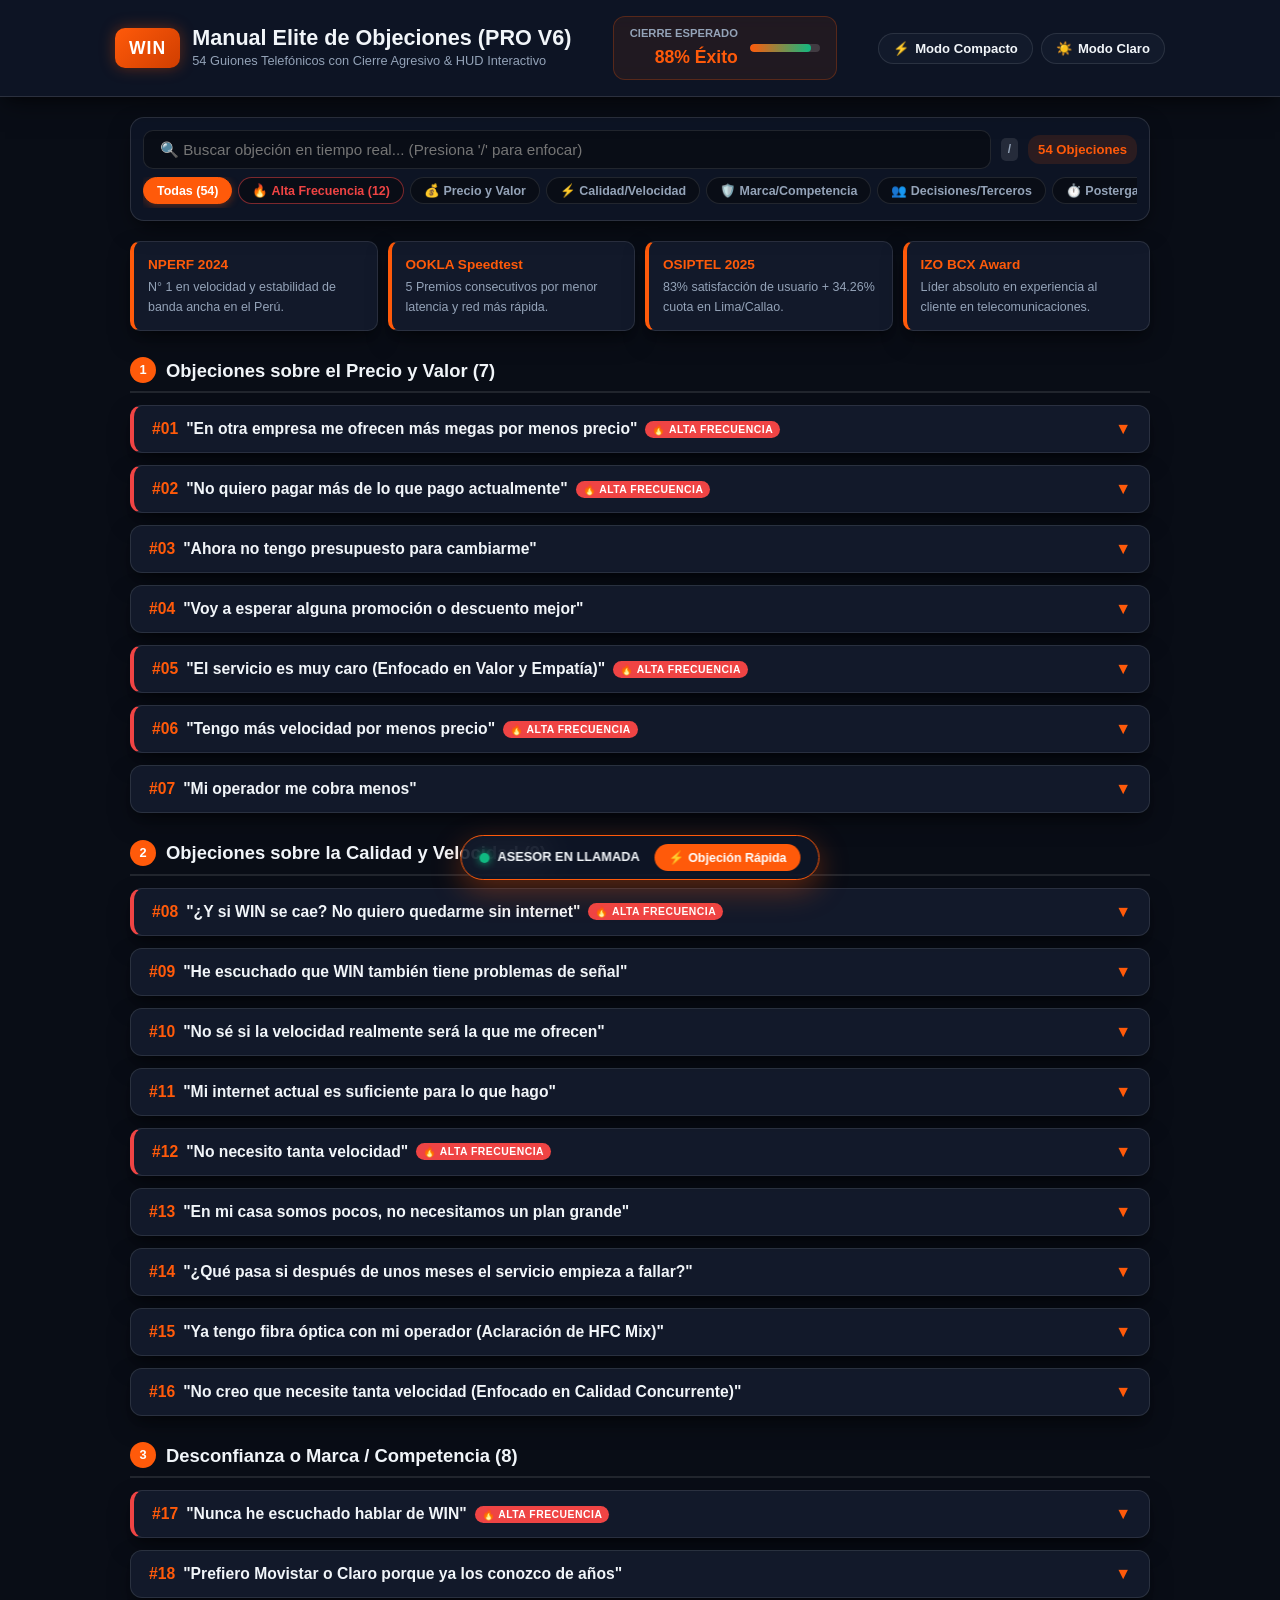
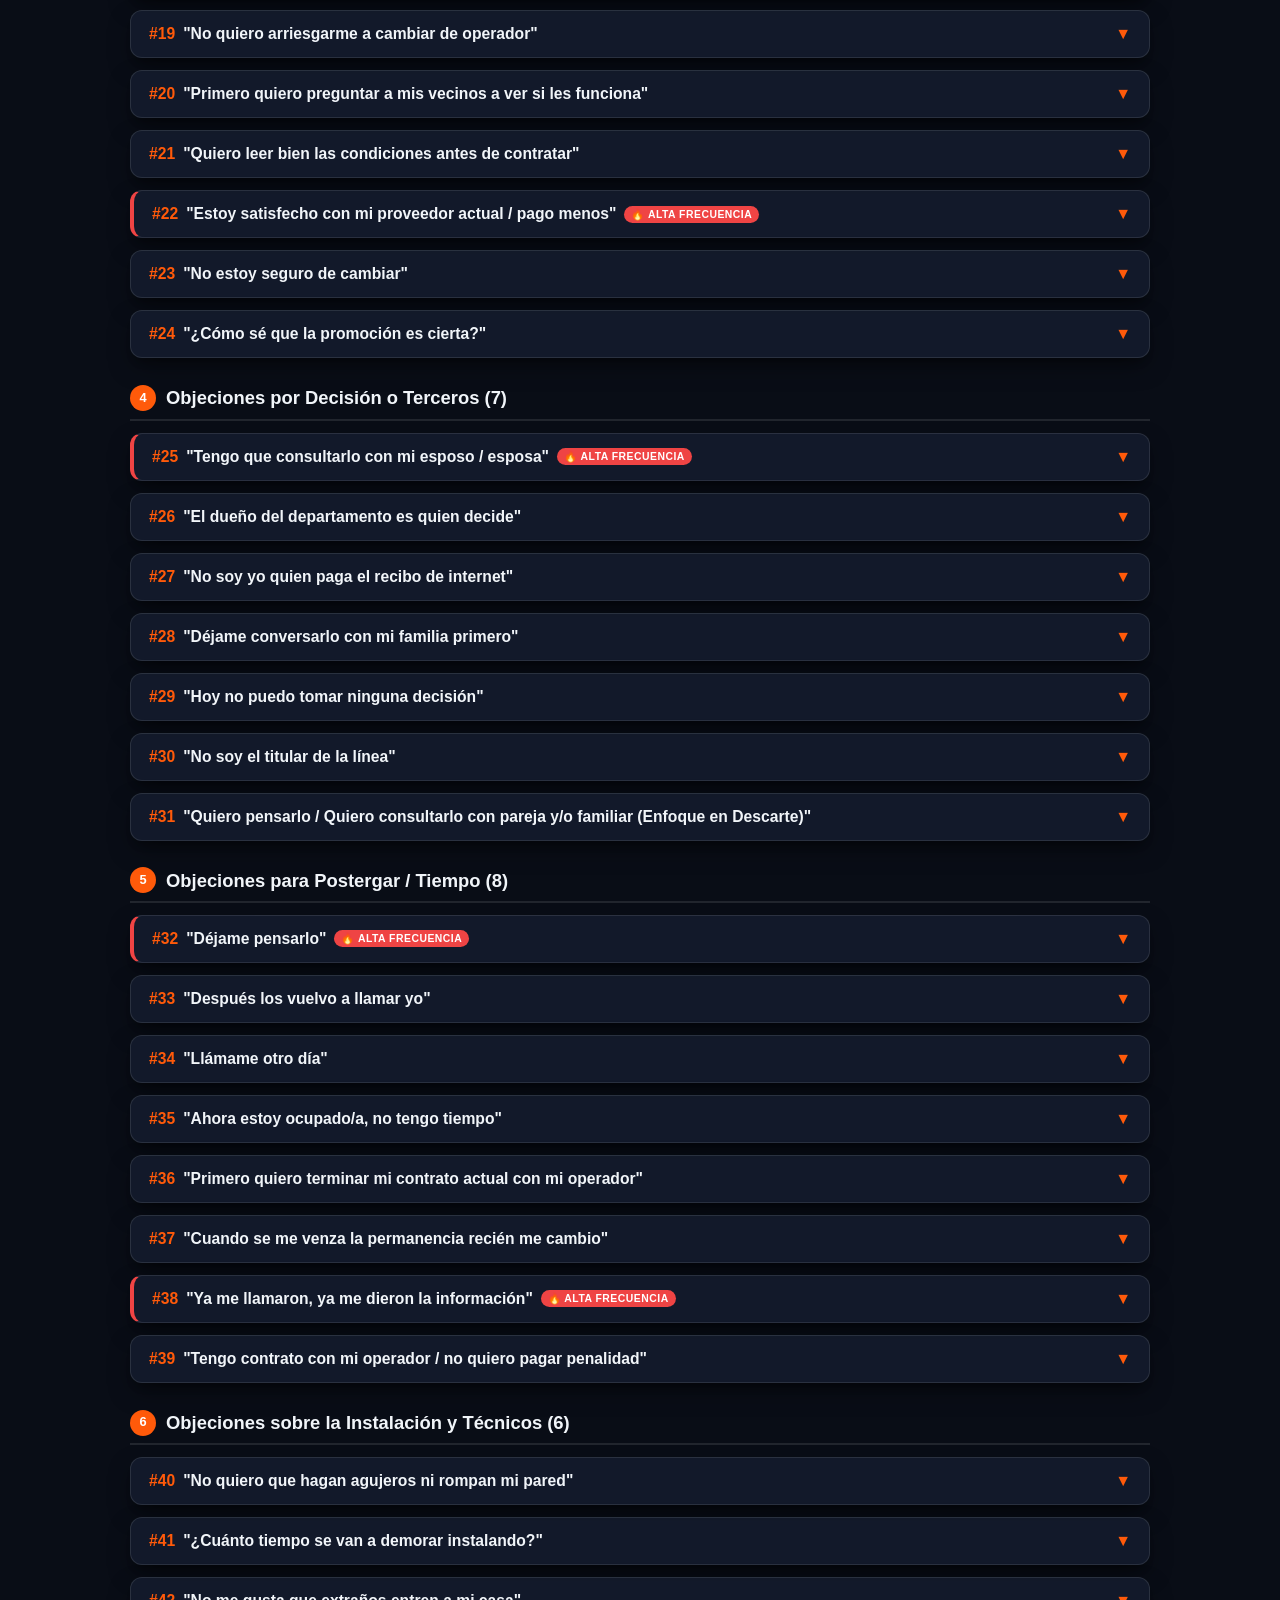
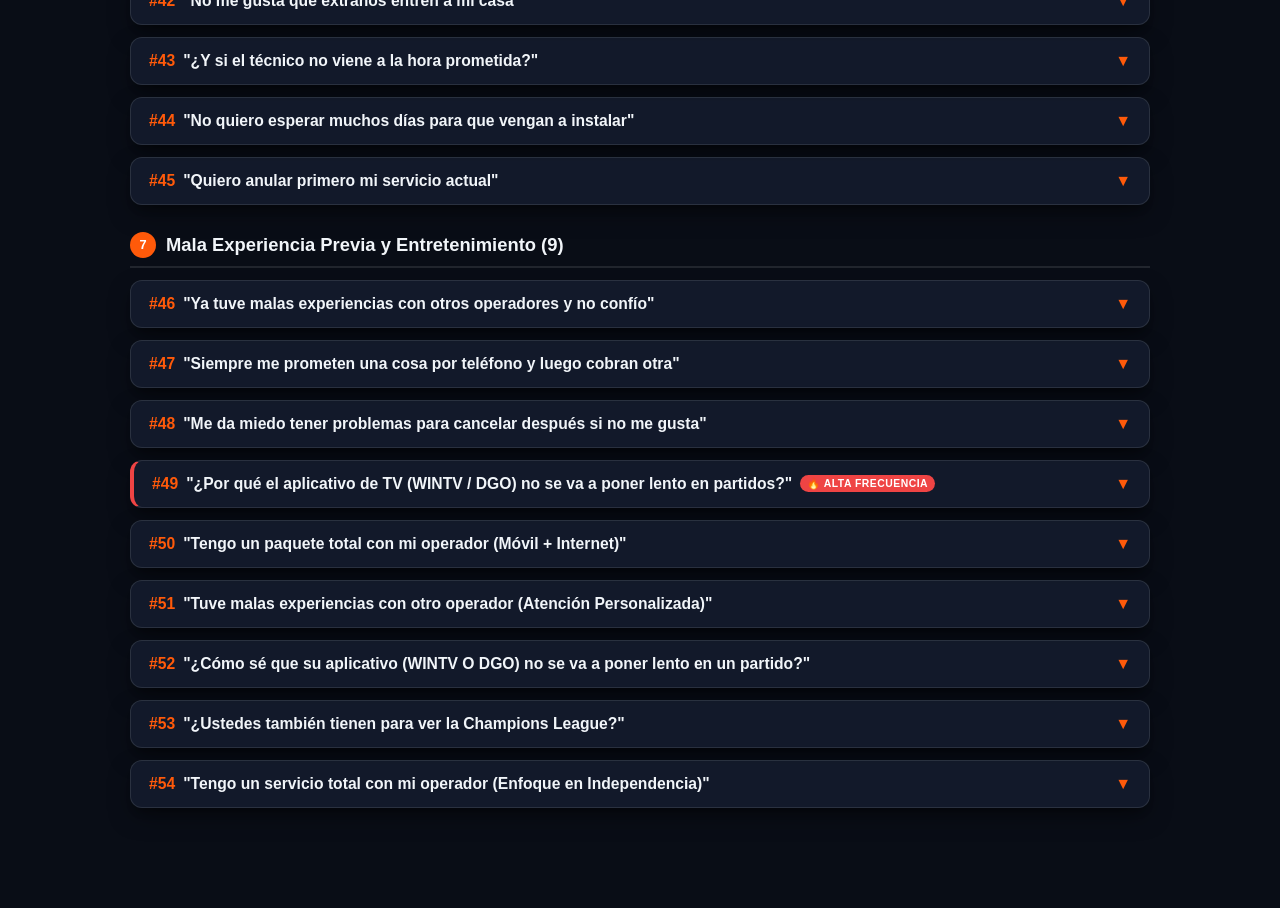
<file: index.html.html>
<!DOCTYPE html>
<html lang="es" data-theme="dark">
<head>
    <meta charset="UTF-8">
    <meta name="viewport" content="width=device-width, initial-scale=1.0">
    <title>WIN Telecom - Manual Elite de Objeciones (PRO V6 - 54 Guiones)</title>
    <style>
        :root {
            --primary: #FF5A0A;
            --primary-glow: rgba(255, 90, 10, 0.35);
            --primary-hover: #E04B00;
            --bg: #090D16;
            --card-bg: rgba(21, 29, 46, 0.85);
            --card-border: rgba(255, 255, 255, 0.1);
            --text-main: #F1F5F9;
            --text-muted: #94A3B8;
            --glass: rgba(15, 23, 42, 0.75);
            --glass-border: rgba(255, 255, 255, 0.12);
            
            --tech-bg: rgba(37, 99, 235, 0.15);
            --tech-border: #3B82F6;
            --tech-text: #93C5FD;
            
            --resp-bg: rgba(16, 185, 129, 0.12);
            --resp-border: #10B981;
            --resp-text: #A7F3D0;
            
            --close-bg: linear-gradient(135deg, rgba(255, 90, 10, 0.25) 0%, rgba(180, 40, 0, 0.35) 100%);
            --close-border: #FF5A0A;
            --close-text: #FFEDD5;
            
            --hot-badge: #EF4444;
            --highlight: #F59E0B;
            --shadow: 0 10px 25px -5px rgba(0, 0, 0, 0.5), 0 8px 10px -6px rgba(0, 0, 0, 0.3);
        }

        [data-theme="light"] {
            --bg: #F1F5F9;
            --card-bg: #FFFFFF;
            --card-border: #E2E8F0;
            --text-main: #0F172A;
            --text-muted: #64748B;
            --glass: rgba(255, 255, 255, 0.85);
            --glass-border: rgba(0, 0, 0, 0.08);
            
            --tech-bg: #EFF6FF;
            --tech-border: #2563EB;
            --tech-text: #1E40AF;
            
            --resp-bg: #ECFDF5;
            --resp-border: #059669;
            --resp-text: #065F46;
            
            --close-bg: linear-gradient(135deg, #FFF5F0 0%, #FFECE3 100%);
            --close-border: #FF5A0A;
            --close-text: #832700;
            
            --shadow: 0 10px 15px -3px rgba(0, 0, 0, 0.08), 0 4px 6px -4px rgba(0, 0, 0, 0.04);
        }

        * {
            box-sizing: border-box;
            margin: 0;
            padding: 0;
            font-family: -apple-system, BlinkMacSystemFont, "Segoe UI", Roboto, Helvetica, Arial, sans-serif;
            transition: background 0.25s ease, color 0.2s ease, border-color 0.2s ease, transform 0.2s ease;
        }

        body {
            background-color: var(--bg);
            color: var(--text-main);
            line-height: 1.6;
            padding-bottom: 80px;
        }

        header {
            background: var(--glass);
            backdrop-filter: blur(16px);
            -webkit-backdrop-filter: blur(16px);
            border-bottom: 1px solid var(--glass-border);
            position: sticky;
            top: 0;
            z-index: 1000;
            box-shadow: var(--shadow);
            padding: 16px 20px;
        }

        .header-content {
            max-width: 1050px;
            margin: 0 auto;
            display: flex;
            flex-wrap: wrap;
            justify-content: space-between;
            align-items: center;
            gap: 15px;
        }

        .logo-title-area {
            display: flex;
            align-items: center;
            gap: 12px;
        }

        .win-logo-badge {
            background: linear-gradient(135deg, var(--primary) 0%, #D03E00 100%);
            color: white;
            font-weight: 900;
            font-size: 1.1rem;
            padding: 6px 14px;
            border-radius: 10px;
            letter-spacing: 1px;
            box-shadow: 0 0 15px var(--primary-glow);
        }

        .title-text h1 {
            font-size: 1.35rem;
            font-weight: 800;
            line-height: 1.2;
        }

        .title-text p {
            font-size: 0.8rem;
            color: var(--text-muted);
        }

        .kpi-container {
            display: flex;
            align-items: center;
            gap: 12px;
            background: rgba(255, 90, 10, 0.08);
            border: 1px solid rgba(255, 90, 10, 0.25);
            padding: 8px 16px;
            border-radius: 12px;
        }

        .kpi-info { text-align: right; }
        .kpi-label { font-size: 0.7rem; font-weight: 700; color: var(--text-muted); text-transform: uppercase; }
        .kpi-val { font-size: 1.1rem; font-weight: 900; color: var(--primary); }

        .kpi-bar-outer {
            width: 70px;
            height: 8px;
            background: rgba(255, 255, 255, 0.15);
            border-radius: 4px;
            overflow: hidden;
        }

        .kpi-bar-inner {
            width: 88%;
            height: 100%;
            background: linear-gradient(90deg, #FF5A0A 0%, #10B981 100%);
            border-radius: 4px;
        }

        .header-actions { display: flex; gap: 8px; }

        .btn-ctrl {
            background: var(--card-bg);
            color: var(--text-main);
            border: 1px solid var(--card-border);
            padding: 7px 14px;
            border-radius: 20px;
            cursor: pointer;
            font-weight: 600;
            font-size: 0.82rem;
            display: inline-flex;
            align-items: center;
            gap: 6px;
        }

        .btn-ctrl:hover {
            border-color: var(--primary);
            color: var(--primary);
            transform: translateY(-1px);
        }

        .container {
            max-width: 1050px;
            margin: 20px auto;
            padding: 0 15px;
        }

        .search-hud {
            position: sticky;
            top: 75px;
            z-index: 900;
            background: var(--glass);
            backdrop-filter: blur(12px);
            -webkit-backdrop-filter: blur(12px);
            padding: 12px;
            border-radius: 14px;
            border: 1px solid var(--glass-border);
            box-shadow: var(--shadow);
            margin-bottom: 20px;
        }

        .search-row {
            display: flex;
            gap: 10px;
            align-items: center;
            margin-bottom: 8px;
        }

        .search-bar {
            width: 100%;
            padding: 10px 16px;
            background: var(--bg);
            color: var(--text-main);
            border: 1px solid var(--card-border);
            border-radius: 10px;
            font-size: 0.95rem;
            outline: none;
        }

        .search-bar:focus {
            border-color: var(--primary);
            box-shadow: 0 0 10px var(--primary-glow);
        }

        .kbd-tag {
            background: var(--card-border);
            color: var(--text-muted);
            font-size: 0.75rem;
            padding: 2px 7px;
            border-radius: 5px;
            font-weight: 800;
        }

        .count-pill {
            font-size: 0.82rem;
            color: var(--primary);
            white-space: nowrap;
            font-weight: 800;
            background: rgba(255, 90, 10, 0.12);
            padding: 4px 10px;
            border-radius: 12px;
        }

        .chips-row {
            display: flex;
            gap: 6px;
            overflow-x: auto;
            padding-bottom: 4px;
        }

        .chip {
            background: var(--bg);
            color: var(--text-muted);
            border: 1px solid var(--card-border);
            padding: 5px 13px;
            border-radius: 20px;
            font-size: 0.78rem;
            font-weight: 700;
            cursor: pointer;
            white-space: nowrap;
        }

        .chip:hover, .chip.active {
            background: var(--primary);
            color: white;
            border-color: var(--primary);
            box-shadow: 0 2px 8px var(--primary-glow);
        }

        .chip-hot {
            border-color: rgba(239, 68, 68, 0.5);
            color: #EF4444;
        }

        .chip-hot:hover, .chip-hot.active {
            background: #EF4444;
            color: white;
            border-color: #EF4444;
        }

        .proof-grid {
            display: grid;
            grid-template-columns: repeat(auto-fit, minmax(220px, 1fr));
            gap: 10px;
            margin-bottom: 22px;
        }

        .proof-card {
            background: var(--card-bg);
            padding: 12px 14px;
            border-radius: 10px;
            border: 1px solid var(--card-border);
            border-left: 4px solid var(--primary);
            box-shadow: var(--shadow);
        }

        .proof-card h4 {
            color: var(--primary);
            font-size: 0.85rem;
            font-weight: 800;
            margin-bottom: 2px;
        }

        .proof-card p {
            font-size: 0.78rem;
            color: var(--text-muted);
        }

        .category-title {
            font-size: 1.15rem;
            color: var(--text-main);
            margin: 25px 0 12px 0;
            padding-bottom: 6px;
            border-bottom: 2px solid var(--card-border);
            display: flex;
            align-items: center;
            gap: 10px;
            font-weight: 800;
        }

        .category-title span {
            background: var(--primary);
            color: white;
            width: 26px;
            height: 26px;
            border-radius: 50%;
            display: inline-flex;
            align-items: center;
            justify-content: center;
            font-size: 0.8rem;
            font-weight: 900;
        }

        .objection-item {
            background: var(--card-bg);
            border-radius: 12px;
            margin-bottom: 12px;
            border: 1px solid var(--card-border);
            box-shadow: var(--shadow);
            overflow: hidden;
            position: relative;
        }

        .objection-item.is-hot {
            border-left: 4px solid var(--hot-badge);
        }

        .objection-btn {
            width: 100%;
            background: transparent;
            color: var(--text-main);
            padding: 14px 18px;
            border: none;
            outline: none;
            text-align: left;
            font-size: 0.98rem;
            font-weight: 700;
            cursor: pointer;
            display: flex;
            justify-content: space-between;
            align-items: center;
            gap: 10px;
        }

        .objection-btn:hover {
            background: rgba(255, 90, 10, 0.05);
        }

        .obj-title-text {
            display: flex;
            align-items: center;
            gap: 8px;
            flex-wrap: wrap;
        }

        .num { color: var(--primary); font-weight: 900; }

        .badge-hot {
            background: #EF4444;
            color: white;
            font-size: 0.65rem;
            font-weight: 900;
            padding: 2px 7px;
            border-radius: 10px;
            text-transform: uppercase;
            letter-spacing: 0.5px;
        }

        .chevron {
            font-size: 1rem;
            color: var(--primary);
            pointer-events: none;
        }

        .objection-item.active .chevron {
            transform: rotate(180deg);
        }

        .objection-content {
            display: none;
            background: var(--bg);
            border-top: 1px solid var(--card-border);
            padding: 18px;
        }

        .objection-item.active .objection-content {
            display: block;
        }

        .sec-header {
            display: flex;
            justify-content: space-between;
            align-items: center;
            margin-bottom: 5px;
        }

        .sec-label {
            font-size: 0.72rem;
            font-weight: 900;
            text-transform: uppercase;
            letter-spacing: 0.8px;
        }

        .label-tech { color: var(--tech-border); }
        .label-resp { color: var(--resp-border); }
        .label-close { color: var(--primary); }

        .btn-copy {
            background: var(--card-bg);
            color: var(--text-muted);
            border: 1px solid var(--card-border);
            padding: 3px 10px;
            border-radius: 6px;
            font-size: 0.72rem;
            font-weight: 700;
            cursor: pointer;
            display: inline-flex;
            align-items: center;
            gap: 4px;
        }

        .btn-copy:hover {
            border-color: var(--primary);
            color: var(--primary);
        }

        .btn-copy.copied {
            background: #10B981 !important;
            color: white !important;
            border-color: #10B981 !important;
            transform: scale(1.05);
            box-shadow: 0 0 10px rgba(16, 185, 129, 0.5);
        }

        .block-box {
            padding: 12px 16px;
            border-radius: 10px;
            border-left: 4px solid;
            margin-bottom: 12px;
            font-size: 0.92rem;
            position: relative;
        }

        .block-tech {
            border-left-color: var(--tech-border);
            background: var(--tech-bg);
            color: var(--tech-text);
        }

        .block-resp {
            border-left-color: var(--resp-border);
            background: var(--resp-bg);
            color: var(--resp-text);
        }

        .block-close {
            border-left-color: var(--close-border);
            background: var(--close-bg);
            color: var(--close-text);
            font-weight: 700;
            box-shadow: 0 4px 12px rgba(255, 90, 10, 0.12);
        }

        .proof-tag {
            display: inline-block;
            background: rgba(3, 105, 161, 0.2);
            color: #38BDF8;
            font-size: 0.72rem;
            padding: 2px 8px;
            border-radius: 5px;
            font-weight: 700;
            margin-top: 6px;
        }

        mark {
            background-color: var(--highlight);
            color: #000;
            padding: 0 3px;
            border-radius: 3px;
            font-weight: bold;
        }

        .floating-hud {
            position: fixed;
            bottom: 20px;
            left: 50%;
            transform: translateX(-50%);
            background: var(--glass);
            backdrop-filter: blur(16px);
            -webkit-backdrop-filter: blur(16px);
            border: 1px solid var(--primary);
            box-shadow: 0 10px 30px var(--primary-glow);
            padding: 8px 18px;
            border-radius: 30px;
            display: flex;
            align-items: center;
            gap: 15px;
            z-index: 2000;
        }

        .hud-status {
            display: flex;
            align-items: center;
            gap: 8px;
            font-size: 0.8rem;
            font-weight: 800;
            color: var(--text-main);
        }

        .dot-live {
            width: 10px;
            height: 10px;
            background: #10B981;
            border-radius: 50%;
            box-shadow: 0 0 8px #10B981;
        }

        .btn-hud {
            background: var(--primary);
            color: white;
            border: none;
            padding: 6px 14px;
            border-radius: 20px;
            font-size: 0.78rem;
            font-weight: 800;
            cursor: pointer;
        }

        .btn-hud:hover {
            background: var(--primary-hover);
        }

        body.mode-compact .container { max-width: 1200px; }
        body.mode-compact .objection-btn { padding: 8px 12px; font-size: 0.9rem; }
        body.mode-compact .block-box { padding: 8px 12px; font-size: 0.85rem; margin-bottom: 8px; }
        body.mode-compact .proof-grid { display: none; }

        .hud-modal {
            display: none;
            position: fixed;
            top: 0; left: 0; width: 100%; height: 100%;
            background: rgba(0,0,0,0.85);
            backdrop-filter: blur(10px);
            z-index: 3000;
            justify-content: center;
            align-items: center;
            padding: 20px;
        }

        .hud-modal-card {
            background: var(--card-bg);
            border: 2px solid var(--primary);
            border-radius: 16px;
            max-width: 650px;
            width: 100%;
            padding: 24px;
            box-shadow: 0 0 30px var(--primary-glow);
            position: relative;
        }

        .hud-modal-close {
            position: absolute;
            top: 15px;
            right: 18px;
            font-size: 1.4rem;
            cursor: pointer;
            color: var(--text-muted);
        }

        .no-results {
            text-align: center;
            padding: 50px;
            color: var(--text-muted);
            display: none;
            font-size: 1.1rem;
        }

        .toast {
            position: fixed;
            bottom: 25px;
            right: 25px;
            background: #10B981;
            color: white;
            padding: 12px 20px;
            border-radius: 10px;
            font-weight: 800;
            font-size: 0.88rem;
            box-shadow: 0 10px 20px rgba(0,0,0,0.3);
            opacity: 0;
            transform: translateY(20px);
            transition: all 0.3s ease;
            z-index: 4000;
            pointer-events: none;
        }

        .toast.show { opacity: 1; transform: translateY(0); }

        @media (max-width: 640px) {
            .title-text h1 { font-size: 1.1rem; }
            .kpi-container { display: none; }
            .search-hud { top: 70px; }
            .floating-hud { width: 90%; justify-content: space-between; }
        }
    </style>
</head>
<body>

    <header>
        <div class="header-content">
            <div class="logo-title-area">
                <div class="win-logo-badge">WIN</div>
                <div class="title-text">
                    <h1>Manual Elite de Objeciones (PRO V6)</h1>
                    <p>54 Guiones Telefónicos con Cierre Agresivo & HUD Interactivo</p>
                </div>
            </div>

            <div class="kpi-container">
                <div class="kpi-info">
                    <div class="kpi-label">Cierre Esperado</div>
                    <div class="kpi-val">88% Éxito</div>
                </div>
                <div class="kpi-bar-outer">
                    <div class="kpi-bar-inner"></div>
                </div>
            </div>

            <div class="header-actions">
                <button class="btn-ctrl" onclick="toggleCompactMode()">
                    <span id="compactIcon">⚡</span> <span id="compactText">Modo Compacto</span>
                </button>
                <button class="btn-ctrl" onclick="toggleTheme()">
                    <span id="themeIcon">☀️</span> <span id="themeText">Modo Claro</span>
                </button>
            </div>
        </div>
    </header>

    <div class="container">

        <div class="search-hud">
            <div class="search-row">
                <input type="text" id="searchInput" class="search-bar" placeholder="🔍 Buscar objeción en tiempo real... (Presiona '/' para enfocar)" onkeyup="filterObjections()">
                <span class="kbd-tag">/</span>
                <span class="count-pill" id="resultsCount">54 Objeciones</span>
            </div>
            <div class="chips-row">
                <button class="chip active" onclick="filterByChip('all', this)">Todas (54)</button>
                <button class="chip chip-hot" onclick="filterByChip('hot', this)">🔥 Alta Frecuencia (12)</button>
                <button class="chip" onclick="filterByChip('Precio', this)">💰 Precio y Valor</button>
                <button class="chip" onclick="filterByChip('Calidad', this)">⚡ Calidad/Velocidad</button>
                <button class="chip" onclick="filterByChip('Marca', this)">🛡️ Marca/Competencia</button>
                <button class="chip" onclick="filterByChip('Terceros', this)">👥 Decisiones/Terceros</button>
                <button class="chip" onclick="filterByChip('Postergar', this)">⏱️ Postergar/Tiempo</button>
                <button class="chip" onclick="filterByChip('Instalación', this)">🔧 Instalación/Técnicos</button>
                <button class="chip" onclick="filterByChip('Experiencia', this)">🤝 Experiencia/TV</button>
            </div>
        </div>

        <div class="proof-grid">
            <div class="proof-card">
                <h4>NPERF 2024</h4>
                <p>N° 1 en velocidad y estabilidad de banda ancha en el Perú.</p>
            </div>
            <div class="proof-card">
                <h4>OOKLA Speedtest</h4>
                <p>5 Premios consecutivos por menor latencia y red más rápida.</p>
            </div>
            <div class="proof-card">
                <h4>OSIPTEL 2025</h4>
                <p>83% satisfacción de usuario + 34.26% cuota en Lima/Callao.</p>
            </div>
            <div class="proof-card">
                <h4>IZO BCX Award</h4>
                <p>Líder absoluto en experiencia al cliente en telecomunicaciones.</p>
            </div>
        </div>

        <div id="objectionsContainer">

            <!-- Categoria 1 -->
            <div class="category-group" data-category="Precio">
                <div class="category-title"><span>1</span> Objeciones sobre el Precio y Valor (7)</div>
                <!-- Obj #01 -->
                <div class="objection-item is-hot">
                    <button class="objection-btn" onclick="toggleObjection(this)">
                        <span class="obj-title-text"><span class="num">#01</span> "En otra empresa me ofrecen más megas por menos precio" <span class="badge-hot">🔥 ALTA FRECUENCIA</span></span>
                        <span class="chevron">▼</span>
                    </button>
                    <div class="objection-content">
                        <div class="sec-header">
                            <span class="sec-label label-tech">Técnica Telefónica</span>
                        </div>
                        <div class="block-box block-tech searchable">Reencuadrar de "megas en papel" a "velocidad real simétrica 24/7" y cuestionar la tecnología del competidor.</div>
                        
                        <div class="sec-header">
                            <span class="sec-label label-resp">Ejemplo de Respuesta Telefónica</span>
                            <button class="btn-copy" onclick="copyBlockText(this)">📋 Copiar Guión</button>
                        </div>
                        <div class="block-box block-resp searchable">
                            "Lo entiendo perfectamente. Muchas empresas le ofrecen una cifra alta de megas pero con cable coaxial o fibra compartida que en hora punta se cae a la mitad. WIN le entrega 100% fibra óptica simétrica con garantía de velocidad constatada por nPerf y Ookla. Es decir, megas reales y constantes las 24 horas."
                            <br><span class="proof-tag">Respaldo: Premios nPerf / Ookla</span>
                        </div>

                        <div class="sec-header">
                            <span class="sec-label label-close">Cierre Agresivo (Obligatorio)</span>
                            <button class="btn-copy" onclick="copyBlockText(this)">📋 Copiar Cierre</button>
                        </div>
                        <div class="block-box block-close searchable">
                            "Para asegurar que empiece con velocidad 100% real, ¿la instalación la prefiere para mañana en el turno mañana de 8 a 12 o por la tarde de 12 a 4?"
                        </div>
                    </div>
                </div>
                <!-- Obj #02 -->
                <div class="objection-item is-hot">
                    <button class="objection-btn" onclick="toggleObjection(this)">
                        <span class="obj-title-text"><span class="num">#02</span> "No quiero pagar más de lo que pago actualmente" <span class="badge-hot">🔥 ALTA FRECUENCIA</span></span>
                        <span class="chevron">▼</span>
                    </button>
                    <div class="objection-content">
                        <div class="sec-header">
                            <span class="sec-label label-tech">Técnica Telefónica</span>
                        </div>
                        <div class="block-box block-tech searchable">Comparar el costo por mega real y destacar el ahorro por cero cortes y soporte prioritario.</div>
                        
                        <div class="sec-header">
                            <span class="sec-label label-resp">Ejemplo de Respuesta Telefónica</span>
                            <button class="btn-copy" onclick="copyBlockText(this)">📋 Copiar Guión</button>
                        </div>
                        <div class="block-box block-resp searchable">
                            "Comprendo totalmente que cuide su presupuesto mensual. Pero evalúe esto: hoy usted paga por un servicio que cuando falla le hace perder horas de trabajo o estudio. Con WIN le garantizamos 100% estabilidad por el mismo rango de precio, ahorrándole molestias y malos ratos."
                            <br><span class="proof-tag">Respaldo: 83% Satisfacción OSIPTEL</span>
                        </div>

                        <div class="sec-header">
                            <span class="sec-label label-close">Cierre Agresivo (Obligatorio)</span>
                            <button class="btn-copy" onclick="copyBlockText(this)">📋 Copiar Cierre</button>
                        </div>
                        <div class="block-box block-close searchable">
                            "Para dejar reservada la promoción con tarifa congelada sin cobros adicionales, ¿su correo para la boleta electrónica es en Gmail o Hotmail?"
                        </div>
                    </div>
                </div>
                <!-- Obj #03 -->
                <div class="objection-item ">
                    <button class="objection-btn" onclick="toggleObjection(this)">
                        <span class="obj-title-text"><span class="num">#03</span> "Ahora no tengo presupuesto para cambiarme" </span>
                        <span class="chevron">▼</span>
                    </button>
                    <div class="objection-content">
                        <div class="sec-header">
                            <span class="sec-label label-tech">Técnica Telefónica</span>
                        </div>
                        <div class="block-box block-tech searchable">Separar la reserva del costo inicial. Recordar costo S/ 0 de instalación en promoción.</div>
                        
                        <div class="sec-header">
                            <span class="sec-label label-resp">Ejemplo de Respuesta Telefónica</span>
                            <button class="btn-copy" onclick="copyBlockText(this)">📋 Copiar Guión</button>
                        </div>
                        <div class="block-box block-resp searchable">
                            "Descuide, no le estamos pidiendo ningún desembolso hoy. En WIN la instalación entra en costo cero por promoción del mes. Usted solo empieza a pagar cuando el servicio esté 100% instalado y activo en su hogar."
                            <br><span class="proof-tag">Respaldo: Instalación S/ 0 + Postpago</span>
                        </div>

                        <div class="sec-header">
                            <span class="sec-label label-close">Cierre Agresivo (Obligatorio)</span>
                            <button class="btn-copy" onclick="copyBlockText(this)">📋 Copiar Cierre</button>
                        </div>
                        <div class="block-box block-close searchable">
                            "Aprovechemos que la promoción vence hoy. Para separar el cupo de costo cero, ¿su número de DNI termina en número par o impar?"
                        </div>
                    </div>
                </div>
                <!-- Obj #04 -->
                <div class="objection-item ">
                    <button class="objection-btn" onclick="toggleObjection(this)">
                        <span class="obj-title-text"><span class="num">#04</span> "Voy a esperar alguna promoción o descuento mejor" </span>
                        <span class="chevron">▼</span>
                    </button>
                    <div class="objection-content">
                        <div class="sec-header">
                            <span class="sec-label label-tech">Técnica Telefónica</span>
                        </div>
                        <div class="block-box block-tech searchable">Generar escasez e inmediatez informando que la campaña especial por zona vence en la llamada.</div>
                        
                        <div class="sec-header">
                            <span class="sec-label label-resp">Ejemplo de Respuesta Telefónica</span>
                            <button class="btn-copy" onclick="copyBlockText(this)">📋 Copiar Guión</button>
                        </div>
                        <div class="block-box block-resp searchable">
                            "Justamente la oferta que tengo en pantalla es la máxima campaña asignada para su zona esta semana con descuento en el recibo. Si esperamos, el sistema libera la caja de fibra para otro vecino y pierde el descuento."
                            <br><span class="proof-tag">Respaldo: Cuotas de caja NAP limitadas</span>
                        </div>

                        <div class="sec-header">
                            <span class="sec-label label-close">Cierre Agresivo (Obligatorio)</span>
                            <button class="btn-copy" onclick="copyBlockText(this)">📋 Copiar Cierre</button>
                        </div>
                        <div class="block-box block-close searchable">
                            "Para no perder este beneficio, ¿el titular de la ficha comercial será usted o prefiere colocar a algún familiar?"
                        </div>
                    </div>
                </div>
                <!-- Obj #05 -->
                <div class="objection-item is-hot">
                    <button class="objection-btn" onclick="toggleObjection(this)">
                        <span class="obj-title-text"><span class="num">#05</span> "El servicio es muy caro (Enfocado en Valor y Empatía)" <span class="badge-hot">🔥 ALTA FRECUENCIA</span></span>
                        <span class="chevron">▼</span>
                    </button>
                    <div class="objection-content">
                        <div class="sec-header">
                            <span class="sec-label label-tech">Técnica Telefónica</span>
                        </div>
                        <div class="block-box block-tech searchable">Revalorizar beneficios con empatía y enfocar en la tranquilidad versus el costo de frustración.</div>
                        
                        <div class="sec-header">
                            <span class="sec-label label-resp">Ejemplo de Respuesta Telefónica</span>
                            <button class="btn-copy" onclick="copyBlockText(this)">📋 Copiar Guión</button>
                        </div>
                        <div class="block-box block-resp searchable">
                            "Comprendo perfectamente que el costo es un factor importante para usted. Lo que ofrecemos es un servicio de internet con tecnología 100% fibra óptica que le garantiza velocidad y estabilidad constantes, además de soporte dedicado para que no tenga interrupciones. Muchas veces, ese valor adicional se refleja en la tranquilidad y mejor experiencia que tendrá a diario sin perder tiempo ni dinero por fallas del servicio."
                            <br><span class="proof-tag">Respaldo: 100% Fibra Óptica & Soporte Dedicado</span>
                        </div>

                        <div class="sec-header">
                            <span class="sec-label label-close">Cierre Agresivo (Obligatorio)</span>
                            <button class="btn-copy" onclick="copyBlockText(this)">📋 Copiar Cierre</button>
                        </div>
                        <div class="block-box block-close searchable">
                            "Para asegurarle esta calidad y tranquilidad en su hogar, ¿en qué distrito se encuentra para validar el puerto libre y agendar su instalación?"
                        </div>
                    </div>
                </div>
                <!-- Obj #06 -->
                <div class="objection-item is-hot">
                    <button class="objection-btn" onclick="toggleObjection(this)">
                        <span class="obj-title-text"><span class="num">#06</span> "Tengo más velocidad por menos precio" <span class="badge-hot">🔥 ALTA FRECUENCIA</span></span>
                        <span class="chevron">▼</span>
                    </button>
                    <div class="objection-content">
                        <div class="sec-header">
                            <span class="sec-label label-tech">Técnica Telefónica</span>
                        </div>
                        <div class="block-box block-tech searchable">Contrastar velocidad 'en papel' contra velocidad y estabilidad real 24/7 sin saturación.</div>
                        
                        <div class="sec-header">
                            <span class="sec-label label-resp">Ejemplo de Respuesta Telefónica</span>
                            <button class="btn-copy" onclick="copyBlockText(this)">📋 Copiar Guión</button>
                        </div>
                        <div class="block-box block-resp searchable">
                            "Es totalmente válido fijarse en precio y velocidad. Lo que muchos clientes nos comentan es que al cambiar a WIN 100% fibra óptica, la diferencia se nota en la tranquilidad de que el internet nunca falla ni se cae en hora punta. Nuestra conexión no solo entrega megas en teoría, sino velocidad y estabilidad real evitando frustraciones que a la larga cuestan tiempo y dinero."
                            <br><span class="proof-tag">Respaldo: Velocidad Garantizada OSIPTEL</span>
                        </div>

                        <div class="sec-header">
                            <span class="sec-label label-close">Cierre Agresivo (Obligatorio)</span>
                            <button class="btn-copy" onclick="copyBlockText(this)">📋 Copiar Cierre</button>
                        </div>
                        <div class="block-box block-close searchable">
                            "En su hogar, ¿a quién le afecta mayormente cuando todos usan el internet al mismo tiempo en las noches?"
                        </div>
                    </div>
                </div>
                <!-- Obj #07 -->
                <div class="objection-item ">
                    <button class="objection-btn" onclick="toggleObjection(this)">
                        <span class="obj-title-text"><span class="num">#07</span> "Mi operador me cobra menos" </span>
                        <span class="chevron">▼</span>
                    </button>
                    <div class="objection-content">
                        <div class="sec-header">
                            <span class="sec-label label-tech">Técnica Telefónica</span>
                        </div>
                        <div class="block-box block-tech searchable">Demostrar que lo 'barato sale caro' en términos de calidad de vida y estabilidad de red.</div>
                        
                        <div class="sec-header">
                            <span class="sec-label label-resp">Ejemplo de Respuesta Telefónica</span>
                            <button class="btn-copy" onclick="copyBlockText(this)">📋 Copiar Guión</button>
                        </div>
                        <div class="block-box block-resp searchable">
                            "Entiendo, y es natural querer ahorrar. Sin embargo, con nuestro servicio de 100% fibra óptica notará la gran diferencia porque navegará con velocidad real y conexión estable sin interrupciones. Disfrutará de sus series, teletrabajo y redes sociales en alta calidad. Somos líderes en satisfacción según OSIPTEL, evitando los costos ocultos del mal servicio."
                            <br><span class="proof-tag">Respaldo: Líder en Satisfacción OSIPTEL</span>
                        </div>

                        <div class="sec-header">
                            <span class="sec-label label-close">Cierre Agresivo (Obligatorio)</span>
                            <button class="btn-copy" onclick="copyBlockText(this)">📋 Copiar Cierre</button>
                        </div>
                        <div class="block-box block-close searchable">
                            "Para confirmarle si ya llegamos a su cuadra con la promoción de instalación a costo cero, ¿en qué distrito reside?"
                        </div>
                    </div>
                </div>
            </div>

            <!-- Categoria 2 -->
            <div class="category-group" data-category="Calidad">
                <div class="category-title"><span>2</span> Objeciones sobre la Calidad y Velocidad (9)</div>
                <!-- Obj #08 -->
                <div class="objection-item is-hot">
                    <button class="objection-btn" onclick="toggleObjection(this)">
                        <span class="obj-title-text"><span class="num">#08</span> "¿Y si WIN se cae? No quiero quedarme sin internet" <span class="badge-hot">🔥 ALTA FRECUENCIA</span></span>
                        <span class="chevron">▼</span>
                    </button>
                    <div class="objection-content">
                        <div class="sec-header">
                            <span class="sec-label label-tech">Técnica Telefónica</span>
                        </div>
                        <div class="block-box block-tech searchable">Validar con métricas oficiales de estabilidad y menor latencia del mercado.</div>
                        
                        <div class="sec-header">
                            <span class="sec-label label-resp">Ejemplo de Respuesta Telefónica</span>
                            <button class="btn-copy" onclick="copyBlockText(this)">📋 Copiar Guión</button>
                        </div>
                        <div class="block-box block-resp searchable">
                            "Entiendo su temor. Por eso WIN cuenta con el respaldo de Ookla Speedtest como la red más estable y de menor latencia del Perú. Nuestra fibra es 100% propia, no dependemos del cableado antiguo de otras empresas."
                            <br><span class="proof-tag">Respaldo: Ookla Speedtest 2024</span>
                        </div>

                        <div class="sec-header">
                            <span class="sec-label label-close">Cierre Agresivo (Obligatorio)</span>
                            <button class="btn-copy" onclick="copyBlockText(this)">📋 Copiar Cierre</button>
                        </div>
                        <div class="block-box block-close searchable">
                            "Para que compruebe la estabilidad desde mañana mismo, ¿programamos al técnico para las 10:00 AM o prefiere a las 3:00 PM?"
                        </div>
                    </div>
                </div>
                <!-- Obj #09 -->
                <div class="objection-item ">
                    <button class="objection-btn" onclick="toggleObjection(this)">
                        <span class="obj-title-text"><span class="num">#09</span> "He escuchado que WIN también tiene problemas de señal" </span>
                        <span class="chevron">▼</span>
                    </button>
                    <div class="objection-content">
                        <div class="sec-header">
                            <span class="sec-label label-tech">Técnica Telefónica</span>
                        </div>
                        <div class="block-box block-tech searchable">Refutar rumores con la tasa oficial de satisfacción de OSIPTEL.</div>
                        
                        <div class="sec-header">
                            <span class="sec-label label-resp">Ejemplo de Respuesta Telefónica</span>
                            <button class="btn-copy" onclick="copyBlockText(this)">📋 Copiar Guión</button>
                        </div>
                        <div class="block-box block-resp searchable">
                            "Comprendo la duda, pero los números oficiales dicen lo contrario: según OSIPTEL, WIN tiene el 83% de satisfacción de usuario, el índice más alto entre las empresas de telecomunicaciones del país. Además somos reconocidos con el Premio IZO BCX a la mejor experiencia al cliente."
                            <br><span class="proof-tag">Respaldo: OSIPTEL & Premio IZO BCX</span>
                        </div>

                        <div class="sec-header">
                            <span class="sec-label label-close">Cierre Agresivo (Obligatorio)</span>
                            <button class="btn-copy" onclick="copyBlockText(this)">📋 Copiar Cierre</button>
                        </div>
                        <div class="block-box block-close searchable">
                            "Comprobémoslo en su propio hogar. ¿Me confirma si la dirección de instalación exacta es la que figura en su DNI o es otra?"
                        </div>
                    </div>
                </div>
                <!-- Obj #10 -->
                <div class="objection-item ">
                    <button class="objection-btn" onclick="toggleObjection(this)">
                        <span class="obj-title-text"><span class="num">#10</span> "No sé si la velocidad realmente será la que me ofrecen" </span>
                        <span class="chevron">▼</span>
                    </button>
                    <div class="objection-content">
                        <div class="sec-header">
                            <span class="sec-label label-tech">Técnica Telefónica</span>
                        </div>
                        <div class="block-box block-tech searchable">Garantizar prueba de velocidad presencial al momento de la instalación.</div>
                        
                        <div class="sec-header">
                            <span class="sec-label label-resp">Ejemplo de Respuesta Telefónica</span>
                            <button class="btn-copy" onclick="copyBlockText(this)">📋 Copiar Guión</button>
                        </div>
                        <div class="block-box block-resp searchable">
                            "Es normal desconfiar por malas experiencias anteriores. Por eso, con WIN el técnico realiza una prueba de velocidad en vivo en su pantalla antes de que usted firme la conformidad del servicio. Si no marca los megas contratados, no firma nada."
                            <br><span class="proof-tag">Respaldo: Acta de prueba en vivo</span>
                        </div>

                        <div class="sec-header">
                            <span class="sec-label label-close">Cierre Agresivo (Obligatorio)</span>
                            <button class="btn-copy" onclick="copyBlockText(this)">📋 Copiar Cierre</button>
                        </div>
                        <div class="block-box block-close searchable">
                            "Agendemos de una vez para que haga esa prueba. ¿Prepara su celular o su laptop para realizar el test con el técnico el día de mañana?"
                        </div>
                    </div>
                </div>
                <!-- Obj #11 -->
                <div class="objection-item ">
                    <button class="objection-btn" onclick="toggleObjection(this)">
                        <span class="obj-title-text"><span class="num">#11</span> "Mi internet actual es suficiente para lo que hago" </span>
                        <span class="chevron">▼</span>
                    </button>
                    <div class="objection-content">
                        <div class="sec-header">
                            <span class="sec-label label-tech">Técnica Telefónica</span>
                        </div>
                        <div class="block-box block-tech searchable">Indagar saturación por múltiples equipos conectados simultáneamente.</div>
                        
                        <div class="sec-header">
                            <span class="sec-label label-resp">Ejemplo de Respuesta Telefónica</span>
                            <button class="btn-copy" onclick="copyBlockText(this)">📋 Copiar Guión</button>
                        </div>
                        <div class="block-box block-resp searchable">
                            "Puede que parezca suficiente cuando hay un solo equipo, pero dígame: ¿cuántos celulares, Smart TVs y laptops se conectan en simultáneo en las noches? Ahí es donde las conexiones antiguas colapsan y WIN marca la diferencia con fibra dedicada."
                            <br><span class="proof-tag">Respaldo: Fibra Dedicada Simétrica</span>
                        </div>

                        <div class="sec-header">
                            <span class="sec-label label-close">Cierre Agresivo (Obligatorio)</span>
                            <button class="btn-copy" onclick="copyBlockText(this)">📋 Copiar Cierre</button>
                        </div>
                        <div class="block-box block-close searchable">
                            "Para asignarle el router Dual Band que soporta más de 20 equipos sin lentitud, ¿su domicilio es casa propia o alquilada?"
                        </div>
                    </div>
                </div>
                <!-- Obj #12 -->
                <div class="objection-item is-hot">
                    <button class="objection-btn" onclick="toggleObjection(this)">
                        <span class="obj-title-text"><span class="num">#12</span> "No necesito tanta velocidad" <span class="badge-hot">🔥 ALTA FRECUENCIA</span></span>
                        <span class="chevron">▼</span>
                    </button>
                    <div class="objection-content">
                        <div class="sec-header">
                            <span class="sec-label label-tech">Técnica Telefónica</span>
                        </div>
                        <div class="block-box block-tech searchable">Ajustar al plan exacto y resaltar el valor de la velocidad de subida (simetría).</div>
                        
                        <div class="sec-header">
                            <span class="sec-label label-resp">Ejemplo de Respuesta Telefónica</span>
                            <button class="btn-copy" onclick="copyBlockText(this)">📋 Copiar Guión</button>
                        </div>
                        <div class="block-box block-resp searchable">
                            "No se preocupe, no le voy a ofrecer un plan gigante si no lo requiere. Lo genial de WIN es que hasta en nuestro plan de entrada le damos velocidad simétrica: sube archivos, archivos pesados y llamadas sin lag al instante."
                            <br><span class="proof-tag">Respaldo: Simetría 100%</span>
                        </div>

                        <div class="sec-header">
                            <span class="sec-label label-close">Cierre Agresivo (Obligatorio)</span>
                            <button class="btn-copy" onclick="copyBlockText(this)">📋 Copiar Cierre</button>
                        </div>
                        <div class="block-box block-close searchable">
                            "Le configuro el plan ideal. ¿Para el recibo mensual prefiere envío por WhatsApp o a su correo electrónico?"
                        </div>
                    </div>
                </div>
                <!-- Obj #13 -->
                <div class="objection-item ">
                    <button class="objection-btn" onclick="toggleObjection(this)">
                        <span class="obj-title-text"><span class="num">#13</span> "En mi casa somos pocos, no necesitamos un plan grande" </span>
                        <span class="chevron">▼</span>
                    </button>
                    <div class="objection-content">
                        <div class="sec-header">
                            <span class="sec-label label-tech">Técnica Telefónica</span>
                        </div>
                        <div class="block-box block-tech searchable">Pivotar de cantidad de personas a cantidad de artefactos o dispositivos conectados.</div>
                        
                        <div class="sec-header">
                            <span class="sec-label label-resp">Ejemplo de Respuesta Telefónica</span>
                            <button class="btn-copy" onclick="copyBlockText(this)">📋 Copiar Guión</button>
                        </div>
                        <div class="block-box block-resp searchable">
                            "Así sean dos personas, hoy entre celulares, TVs, cámaras de seguridad y computadoras hay más de 8 dispositivos pidiendo internet a la vez. WIN garantiza estabilidad para todos sin que ninguno sufra entrecortes."
                            <br><span class="proof-tag">Respaldo: Ancho de banda garantizado</span>
                        </div>

                        <div class="sec-header">
                            <span class="sec-label label-close">Cierre Agresivo (Obligatorio)</span>
                            <button class="btn-copy" onclick="copyBlockText(this)">📋 Copiar Cierre</button>
                        </div>
                        <div class="block-box block-close searchable">
                            "Dejemos listo el plan perfecto. ¿Me dicta su número de DNI para validar la cobertura de su puerto en el sistema?"
                        </div>
                    </div>
                </div>
                <!-- Obj #14 -->
                <div class="objection-item ">
                    <button class="objection-btn" onclick="toggleObjection(this)">
                        <span class="obj-title-text"><span class="num">#14</span> "¿Qué pasa si después de unos meses el servicio empieza a fallar?" </span>
                        <span class="chevron">▼</span>
                    </button>
                    <div class="objection-content">
                        <div class="sec-header">
                            <span class="sec-label label-tech">Técnica Telefónica</span>
                        </div>
                        <div class="block-box block-tech searchable">Respaldar con soporte técnico dedicado y garantía normada por OSIPTEL.</div>
                        
                        <div class="sec-header">
                            <span class="sec-label label-resp">Ejemplo de Respuesta Telefónica</span>
                            <button class="btn-copy" onclick="copyBlockText(this)">📋 Copiar Guión</button>
                        </div>
                        <div class="block-box block-resp searchable">
                            "Comprendo su duda. En WIN garantizamos más del 70% de velocidad asegurada por norma OSIPTEL de forma continua y tenemos un centro de monitoreo las 24 horas. Somos más de 605 mil clientes satisfechos en Lima y Callao."
                            <br><span class="proof-tag">Respaldo: 605,000+ Clientes WIN</span>
                        </div>

                        <div class="sec-header">
                            <span class="sec-label label-close">Cierre Agresivo (Obligatorio)</span>
                            <button class="btn-copy" onclick="copyBlockText(this)">📋 Copiar Cierre</button>
                        </div>
                        <div class="block-box block-close searchable">
                            "Para coordinar la visita e instalación de su línea dedicada, ¿prefiere que el técnico vaya mañana antes del mediodía o por la tarde?"
                        </div>
                    </div>
                </div>
                <!-- Obj #15 -->
                <div class="objection-item ">
                    <button class="objection-btn" onclick="toggleObjection(this)">
                        <span class="obj-title-text"><span class="num">#15</span> "Ya tengo fibra óptica con mi operador (Aclaración de HFC Mix)" </span>
                        <span class="chevron">▼</span>
                    </button>
                    <div class="objection-content">
                        <div class="sec-header">
                            <span class="sec-label label-tech">Técnica Telefónica</span>
                        </div>
                        <div class="block-box block-tech searchable">Diferenciar la fibra mixta HFC/Coaxial de la Fibra Óptica 100% Pura y Simétrica de WIN.</div>
                        
                        <div class="sec-header">
                            <span class="sec-label label-resp">Ejemplo de Respuesta Telefónica</span>
                            <button class="btn-copy" onclick="copyBlockText(this)">📋 Copiar Guión</button>
                        </div>
                        <div class="block-box block-resp searchable">
                            "¡Excelente! Eligió fibra porque sabe que es la mejor tecnología, ¿verdad? Pero lo que sucede con operadores tradicionales como Claro o Movistar es que muchas veces brindan un servicio mixto (HFC con cable coaxial). ¿Recuerda ese momento en que quiso enviar un archivo o video y tardó en cargar? Eso jamás pasa con WIN porque nuestra fibra es 100% pura y simétrica de extremo a extremo."
                            <br><span class="proof-tag">Respaldo: 100% FTTH Pura (Sin HFC)</span>
                        </div>

                        <div class="sec-header">
                            <span class="sec-label label-close">Cierre Agresivo (Obligatorio)</span>
                            <button class="btn-copy" onclick="copyBlockText(this)">📋 Copiar Cierre</button>
                        </div>
                        <div class="block-box block-close searchable">
                            "Para comprobar si en su zona tenemos la caja de fibra pura disponible, ¿en qué distrito y calle se encuentra?"
                        </div>
                    </div>
                </div>
                <!-- Obj #16 -->
                <div class="objection-item ">
                    <button class="objection-btn" onclick="toggleObjection(this)">
                        <span class="obj-title-text"><span class="num">#16</span> "No creo que necesite tanta velocidad (Enfocado en Calidad Concurrente)" </span>
                        <span class="chevron">▼</span>
                    </button>
                    <div class="objection-content">
                        <div class="sec-header">
                            <span class="sec-label label-tech">Técnica Telefónica</span>
                        </div>
                        <div class="block-box block-tech searchable">Enfocar en la calidad y concurrencia de dispositivos en el hogar en lugar de velocidad bruta.</div>
                        
                        <div class="sec-header">
                            <span class="sec-label label-resp">Ejemplo de Respuesta Telefónica</span>
                            <button class="btn-copy" onclick="copyBlockText(this)">📋 Copiar Guión</button>
                        </div>
                        <div class="block-box block-resp searchable">
                            "Lo entiendo perfectamente, a veces parece que no se necesita tanta velocidad. Pero imagine un día normal en casa: alguien en reunión o clases, otra persona trabajando y alguien viendo televisión o series al mismo tiempo. No se trata solo de la cantidad de megas, sino de la calidad y estabilidad del ancho de banda simétrico para que nadie sufra entrecortes."
                            <br><span class="proof-tag">Respaldo: Ancho de Banda Simétrico Multidispositivo</span>
                        </div>

                        <div class="sec-header">
                            <span class="sec-label label-close">Cierre Agresivo (Obligatorio)</span>
                            <button class="btn-copy" onclick="copyBlockText(this)">📋 Copiar Cierre</button>
                        </div>
                        <div class="block-box block-close searchable">
                            "Para recomendarle el plan exacto que necesita su hogar sin pagar de más, ¿en qué distrito se encuentra?"
                        </div>
                    </div>
                </div>
            </div>

            <!-- Categoria 3 -->
            <div class="category-group" data-category="Marca">
                <div class="category-title"><span>3</span> Desconfianza o Marca / Competencia (8)</div>
                <!-- Obj #17 -->
                <div class="objection-item is-hot">
                    <button class="objection-btn" onclick="toggleObjection(this)">
                        <span class="obj-title-text"><span class="num">#17</span> "Nunca he escuchado hablar de WIN" <span class="badge-hot">🔥 ALTA FRECUENCIA</span></span>
                        <span class="chevron">▼</span>
                    </button>
                    <div class="objection-content">
                        <div class="sec-header">
                            <span class="sec-label label-tech">Técnica Telefónica</span>
                        </div>
                        <div class="block-box block-tech searchable">Posicionar liderazgo técnico, cuota de mercado en Lima y distinción Marca Perú.</div>
                        
                        <div class="sec-header">
                            <span class="sec-label label-resp">Ejemplo de Respuesta Telefónica</span>
                            <button class="btn-copy" onclick="copyBlockText(this)">📋 Copiar Guión</button>
                        </div>
                        <div class="block-box block-resp searchable">
                            "Le cuento: WIN es la empresa peruana de fibra óptica de mayor crecimiento, con el 34.26% del mercado en Lima y Callao. Además, somos la única empresa de telecomunicaciones distinguida como Marca Perú por nuestra alta calidad."
                            <br><span class="proof-tag">Respaldo: Marca Perú & OSIPTEL 2025</span>
                        </div>

                        <div class="sec-header">
                            <span class="sec-label label-close">Cierre Agresivo (Obligatorio)</span>
                            <button class="btn-copy" onclick="copyBlockText(this)">📋 Copiar Cierre</button>
                        </div>
                        <div class="block-box block-close searchable">
                            "Para que pruebe el internet número uno del país, ¿el titular de la instalación cuenta con DNI o Carnet de Extranjería?"
                        </div>
                    </div>
                </div>
                <!-- Obj #18 -->
                <div class="objection-item ">
                    <button class="objection-btn" onclick="toggleObjection(this)">
                        <span class="obj-title-text"><span class="num">#18</span> "Prefiero Movistar o Claro porque ya los conozco de años" </span>
                        <span class="chevron">▼</span>
                    </button>
                    <div class="objection-content">
                        <div class="sec-header">
                            <span class="sec-label label-tech">Técnica Telefónica</span>
                        </div>
                        <div class="block-box block-tech searchable">Aceptar la trayectoria pero contrastar con la antigüedad tecnológica de sus cables.</div>
                        
                        <div class="sec-header">
                            <span class="sec-label label-resp">Ejemplo de Respuesta Telefónica</span>
                            <button class="btn-copy" onclick="copyBlockText(this)">📋 Copiar Guión</button>
                        </div>
                        <div class="block-box block-resp searchable">
                            "Es comprensible, son marcas antiguas. Pero justamente por ser antiguas, gran parte de su cableado es de cobre o coaxial mezclado. WIN nació 100% en fibra óptica pura. Por eso los rankings independientes de nPerf nos premian como el mejor operador del Perú."
                            <br><span class="proof-tag">Respaldo: Premio nPerf 2024</span>
                        </div>

                        <div class="sec-header">
                            <span class="sec-label label-close">Cierre Agresivo (Obligatorio)</span>
                            <button class="btn-copy" onclick="copyBlockText(this)">📋 Copiar Cierre</button>
                        </div>
                        <div class="block-box block-close searchable">
                            "Dese la oportunidad de probar fibra óptica de verdad. ¿Le enviamos la confirmación del contrato a su correo personal o corporativo?"
                        </div>
                    </div>
                </div>
                <!-- Obj #19 -->
                <div class="objection-item ">
                    <button class="objection-btn" onclick="toggleObjection(this)">
                        <span class="obj-title-text"><span class="num">#19</span> "No quiero arriesgarme a cambiar de operador" </span>
                        <span class="chevron">▼</span>
                    </button>
                    <div class="objection-content">
                        <div class="sec-header">
                            <span class="sec-label label-tech">Técnica Telefónica</span>
                        </div>
                        <div class="block-box block-tech searchable">Desmantelar la percepción de riesgo garantizando cero interrupción durante el proceso.</div>
                        
                        <div class="sec-header">
                            <span class="sec-label label-resp">Ejemplo de Respuesta Telefónica</span>
                            <button class="btn-copy" onclick="copyBlockText(this)">📋 Copiar Guión</button>
                        </div>
                        <div class="block-box block-resp searchable">
                            "Usted no arriesga absolutamente nada: nosotros instalamos y dejamos WIN funcionando en su casa ANTES de que usted dé de baja su servicio anterior. Así comprueba la calidad sin quedarse ni un minuto a oscuras."
                            <br><span class="proof-tag">Respaldo: Migración protegida</span>
                        </div>

                        <div class="sec-header">
                            <span class="sec-label label-close">Cierre Agresivo (Obligatorio)</span>
                            <button class="btn-copy" onclick="copyBlockText(this)">📋 Copiar Cierre</button>
                        </div>
                        <div class="block-box block-close searchable">
                            "Hagámoslo así de seguro. ¿La instalación la realizamos el primer piso o en un piso superior?"
                        </div>
                    </div>
                </div>
                <!-- Obj #20 -->
                <div class="objection-item ">
                    <button class="objection-btn" onclick="toggleObjection(this)">
                        <span class="obj-title-text"><span class="num">#20</span> "Primero quiero preguntar a mis vecinos a ver si les funciona" </span>
                        <span class="chevron">▼</span>
                    </button>
                    <div class="objection-content">
                        <div class="sec-header">
                            <span class="sec-label label-tech">Técnica Telefónica</span>
                        </div>
                        <div class="block-box block-tech searchable">Usar la prueba social del vecindario/zona a favor de forma inmediata.</div>
                        
                        <div class="sec-header">
                            <span class="sec-label label-resp">Ejemplo de Respuesta Telefónica</span>
                            <button class="btn-copy" onclick="copyBlockText(this)">📋 Copiar Guión</button>
                        </div>
                        <div class="block-box block-resp searchable">
                            "¡Excelente idea! De hecho en su misma cuadra/urbanización ya tenemos a decenas de clientes conectados que han migrado a WIN. Por eso estamos ampliando la caja de fibra en su zona hoy día."
                            <br><span class="proof-tag">Respaldo: Liderazgo zonal</span>
                        </div>

                        <div class="sec-header">
                            <span class="sec-label label-close">Cierre Agresivo (Obligatorio)</span>
                            <button class="btn-copy" onclick="copyBlockText(this)">📋 Copiar Cierre</button>
                        </div>
                        <div class="block-box block-close searchable">
                            "Garantice su punto de conexión antes de que se llenen los puertos libres de la caja. ¿Le agendamos la visita del técnico para mañana o para el sábado?"
                        </div>
                    </div>
                </div>
                <!-- Obj #21 -->
                <div class="objection-item ">
                    <button class="objection-btn" onclick="toggleObjection(this)">
                        <span class="obj-title-text"><span class="num">#21</span> "Quiero leer bien las condiciones antes de contratar" </span>
                        <span class="chevron">▼</span>
                    </button>
                    <div class="objection-content">
                        <div class="sec-header">
                            <span class="sec-label label-tech">Técnica Telefónica</span>
                        </div>
                        <div class="block-box block-tech searchable">Ofrecer lectura inmediata del contrato regulado y envío por WhatsApp en vivo.</div>
                        
                        <div class="sec-header">
                            <span class="sec-label label-resp">Ejemplo de Respuesta Telefónica</span>
                            <button class="btn-copy" onclick="copyBlockText(this)">📋 Copiar Guión</button>
                        </div>
                        <div class="block-box block-resp searchable">
                            "Me parece muy profesional de su parte. Le puedo enviar en este preciso momento la ficha técnica y contrato regulado por OSIPTEL directamente a su WhatsApp mientras estamos en línea."
                            <br><span class="proof-tag">Respaldo: Contrato Transparente OSIPTEL</span>
                        </div>

                        <div class="sec-header">
                            <span class="sec-label label-close">Cierre Agresivo (Obligatorio)</span>
                            <button class="btn-copy" onclick="copyBlockText(this)">📋 Copiar Cierre</button>
                        </div>
                        <div class="block-box block-close searchable">
                            "Para enviárselo de inmediato, ¿su número de WhatsApp es este mismo desde el que me contesta o tiene otro número?"
                        </div>
                    </div>
                </div>
                <!-- Obj #22 -->
                <div class="objection-item is-hot">
                    <button class="objection-btn" onclick="toggleObjection(this)">
                        <span class="obj-title-text"><span class="num">#22</span> "Estoy satisfecho con mi proveedor actual / pago menos" <span class="badge-hot">🔥 ALTA FRECUENCIA</span></span>
                        <span class="chevron">▼</span>
                    </button>
                    <div class="objection-content">
                        <div class="sec-header">
                            <span class="sec-label label-tech">Técnica Telefónica</span>
                        </div>
                        <div class="block-box block-tech searchable">Indagar los pilares de valoración (velocidad vs estabilidad) e identificar micro-fallas no percibidas.</div>
                        
                        <div class="sec-header">
                            <span class="sec-label label-resp">Ejemplo de Respuesta Telefónica</span>
                            <button class="btn-copy" onclick="copyBlockText(this)">📋 Copiar Guión</button>
                        </div>
                        <div class="block-box block-resp searchable">
                            "Qué gusto escuchar eso, de verdad. Cuando un servicio funciona bien es normal mantenerse con él. Solo por curiosidad, ¿qué es lo que más valora de su proveedor actual: la velocidad, la estabilidad o el precio? Muchos clientes estaban satisfechos hasta que probaron la simetría 100% fibra de WIN y notaron la diferencia inmediata en horas punta."
                            <br><span class="proof-tag">Respaldo: Velocidad Simétrica Real</span>
                        </div>

                        <div class="sec-header">
                            <span class="sec-label label-close">Cierre Agresivo (Obligatorio)</span>
                            <button class="btn-copy" onclick="copyBlockText(this)">📋 Copiar Cierre</button>
                        </div>
                        <div class="block-box block-close searchable">
                            "Para verificar la cobertura de fibra óptica dedicada en su calle, ¿cuál es su dirección o distrito exacto?"
                        </div>
                    </div>
                </div>
                <!-- Obj #23 -->
                <div class="objection-item ">
                    <button class="objection-btn" onclick="toggleObjection(this)">
                        <span class="obj-title-text"><span class="num">#23</span> "No estoy seguro de cambiar" </span>
                        <span class="chevron">▼</span>
                    </button>
                    <div class="objection-content">
                        <div class="sec-header">
                            <span class="sec-label label-tech">Técnica Telefónica</span>
                        </div>
                        <div class="block-box block-tech searchable">Reducir el riesgo explicando que el contrato inicia solo tras la prueba exitosa con el técnico.</div>
                        
                        <div class="sec-header">
                            <span class="sec-label label-resp">Ejemplo de Respuesta Telefónica</span>
                            <button class="btn-copy" onclick="copyBlockText(this)">📋 Copiar Guión</button>
                        </div>
                        <div class="block-box block-resp searchable">
                            "Lo entiendo perfectamente, mi intención no es presionarlo, sino ayudarlo a mejorar su servicio. Justamente para que pueda tomar la mejor decisión con total tranquilidad, podemos reservar un cupo generando la solicitud sin compromisos. Recuerde que el contrato se consolida solo cuando el técnico realiza la instalación y usted firma el acta tras probar la velocidad."
                            <br><span class="proof-tag">Respaldo: Garantía de Activación en Acta</span>
                        </div>

                        <div class="sec-header">
                            <span class="sec-label label-close">Cierre Agresivo (Obligatorio)</span>
                            <button class="btn-copy" onclick="copyBlockText(this)">📋 Copiar Cierre</button>
                        </div>
                        <div class="block-box block-close searchable">
                            "Para asegurarnos de que reciba todo lo prometido sin arriesgar nada, ¿me dicta su número de DNI para la reserva?"
                        </div>
                    </div>
                </div>
                <!-- Obj #24 -->
                <div class="objection-item ">
                    <button class="objection-btn" onclick="toggleObjection(this)">
                        <span class="obj-title-text"><span class="num">#24</span> "¿Cómo sé que la promoción es cierta?" </span>
                        <span class="chevron">▼</span>
                    </button>
                    <div class="objection-content">
                        <div class="sec-header">
                            <span class="sec-label label-tech">Técnica Telefónica</span>
                        </div>
                        <div class="block-box block-tech searchable">Garantizar transparencia mediante grabación auditada, WhatsApp inmediato y validación en contrato.</div>
                        
                        <div class="sec-header">
                            <span class="sec-label label-resp">Ejemplo de Respuesta Telefónica</span>
                            <button class="btn-copy" onclick="copyBlockText(this)">📋 Copiar Guión</button>
                        </div>
                        <div class="block-box block-resp searchable">
                            "Entiendo su preocupación, es totalmente normal no querer llevarse sorpresas. Para su tranquilidad, esta llamada está siendo grabada y auditada oficialmente. Además, le puedo compartir la información detallada por WhatsApp con las credenciales oficiales de mi supervisor y realizamos la lectura de contrato donde figura el precio exacto sin cambios."
                            <br><span class="proof-tag">Respaldo: Grabación de Seguridad & Contrato Transparente</span>
                        </div>

                        <div class="sec-header">
                            <span class="sec-label label-close">Cierre Agresivo (Obligatorio)</span>
                            <button class="btn-copy" onclick="copyBlockText(this)">📋 Copiar Cierre</button>
                        </div>
                        <div class="block-box block-close searchable">
                            "Para mostrarle la promoción oficial activada en su zona y enviársela a su teléfono, ¿con qué operador cuenta actualmente en casa?"
                        </div>
                    </div>
                </div>
            </div>

            <!-- Categoria 4 -->
            <div class="category-group" data-category="Terceros">
                <div class="category-title"><span>4</span> Objeciones por Decisión o Terceros (7)</div>
                <!-- Obj #25 -->
                <div class="objection-item is-hot">
                    <button class="objection-btn" onclick="toggleObjection(this)">
                        <span class="obj-title-text"><span class="num">#25</span> "Tengo que consultarlo con mi esposo / esposa" <span class="badge-hot">🔥 ALTA FRECUENCIA</span></span>
                        <span class="chevron">▼</span>
                    </button>
                    <div class="objection-content">
                        <div class="sec-header">
                            <span class="sec-label label-tech">Técnica Telefónica</span>
                        </div>
                        <div class="block-box block-tech searchable">Aislar la duda y ofrecer preregistro con cancelación sin costo.</div>
                        
                        <div class="sec-header">
                            <span class="sec-label label-resp">Ejemplo de Respuesta Telefónica</span>
                            <button class="btn-copy" onclick="copyBlockText(this)">📋 Copiar Guión</button>
                        </div>
                        <div class="block-box block-resp searchable">
                            "Perfecto, las decisiones del hogar se toman en pareja. Lo que podemos hacer para que se lo presente con la promoción asegurada es dejar generada la solicitud de reserva hoy. Si su pareja dice que no, se anula automáticamente sin penalidad."
                            <br><span class="proof-tag">Respaldo: Reserva sin compromiso</span>
                        </div>

                        <div class="sec-header">
                            <span class="sec-label label-close">Cierre Agresivo (Obligatorio)</span>
                            <button class="btn-copy" onclick="copyBlockText(this)">📋 Copiar Cierre</button>
                        </div>
                        <div class="block-box block-close searchable">
                            "Para dejarle la propuesta lista en pantalla, ¿el nombre de su pareja es con el que figura el recibo de luz o el suyo?"
                        </div>
                    </div>
                </div>
                <!-- Obj #26 -->
                <div class="objection-item ">
                    <button class="objection-btn" onclick="toggleObjection(this)">
                        <span class="obj-title-text"><span class="num">#26</span> "El dueño del departamento es quien decide" </span>
                        <span class="chevron">▼</span>
                    </button>
                    <div class="objection-content">
                        <div class="sec-header">
                            <span class="sec-label label-tech">Técnica Telefónica</span>
                        </div>
                        <div class="block-box block-tech searchable">Aclarar que el internet es un servicio personal del inquilino y solicitar contacto del dueño si se requiere autorización técnica.</div>
                        
                        <div class="sec-header">
                            <span class="sec-label label-resp">Ejemplo de Respuesta Telefónica</span>
                            <button class="btn-copy" onclick="copyBlockText(this)">📋 Copiar Guión</button>
                        </div>
                        <div class="block-box block-resp searchable">
                            "Entiendo. Sin embargo, el contrato de internet es un servicio a nombre del inquilino, sin afectar la propiedad. De todos modos, si el propietario requiere validar la instalación no invasiva de fibra, nosotros le enviamos la ficha técnica."
                            <br><span class="proof-tag">Respaldo: Instalación No Invasiva</span>
                        </div>

                        <div class="sec-header">
                            <span class="sec-label label-close">Cierre Agresivo (Obligatorio)</span>
                            <button class="btn-copy" onclick="copyBlockText(this)">📋 Copiar Cierre</button>
                        </div>
                        <div class="block-box block-close searchable">
                            "Páseme el teléfono del propietario para explicarle rápido o dígame: ¿cuándo nos acepta la visita para evaluar el punto de fibra?"
                        </div>
                    </div>
                </div>
                <!-- Obj #27 -->
                <div class="objection-item ">
                    <button class="objection-btn" onclick="toggleObjection(this)">
                        <span class="obj-title-text"><span class="num">#27</span> "No soy yo quien paga el recibo de internet" </span>
                        <span class="chevron">▼</span>
                    </button>
                    <div class="objection-content">
                        <div class="sec-header">
                            <span class="sec-label label-tech">Técnica Telefónica</span>
                        </div>
                        <div class="block-box block-tech searchable">Identificar al pagador/titular de la economía familiar y buscar el puente de contacto.</div>
                        
                        <div class="sec-header">
                            <span class="sec-label label-resp">Ejemplo de Respuesta Telefónica</span>
                            <button class="btn-copy" onclick="copyBlockText(this)">📋 Copiar Guión</button>
                        </div>
                        <div class="block-box block-resp searchable">
                            "Comprendo. Para no hacerle perder tiempo a usted, le preparo una cotización formal estructurada con la oferta especial de hoy para que se la muestre a la persona encargada."
                            <br><span class="proof-tag">Respaldo: Cotización formal express</span>
                        </div>

                        <div class="sec-header">
                            <span class="sec-label label-close">Cierre Agresivo (Obligatorio)</span>
                            <button class="btn-copy" onclick="copyBlockText(this)">📋 Copiar Cierre</button>
                        </div>
                        <div class="block-box block-close searchable">
                            "¿A qué hora exacta llega la persona que paga el recibo para llamarle directamente: a las 6:00 PM o a las 7:30 PM?"
                        </div>
                    </div>
                </div>
                <!-- Obj #28 -->
                <div class="objection-item ">
                    <button class="objection-btn" onclick="toggleObjection(this)">
                        <span class="obj-title-text"><span class="num">#28</span> "Déjame conversarlo con mi familia primero" </span>
                        <span class="chevron">▼</span>
                    </button>
                    <div class="objection-content">
                        <div class="sec-header">
                            <span class="sec-label label-tech">Técnica Telefónica</span>
                        </div>
                        <div class="block-box block-tech searchable">Respetar el tiempo pero cerrar fecha y hora exacta de re-llamada.</div>
                        
                        <div class="sec-header">
                            <span class="sec-label label-resp">Ejemplo de Respuesta Telefónica</span>
                            <button class="btn-copy" onclick="copyBlockText(this)">📋 Copiar Guión</button>
                        </div>
                        <div class="block-box block-resp searchable">
                            "Me parece excelente. Para que lo conversen con datos reales en la mesa, le envío el resumen del plan por WhatsApp con el descuento aplicado."
                            <br><span class="proof-tag">Respaldo: Ficha Informativa Digital</span>
                        </div>

                        <div class="sec-header">
                            <span class="sec-label label-close">Cierre Agresivo (Obligatorio)</span>
                            <button class="btn-copy" onclick="copyBlockText(this)">📋 Copiar Cierre</button>
                        </div>
                        <div class="block-box block-close searchable">
                            "Se los envío ahora mismo. ¿Les parece bien si los vuelvo a llamar hoy a las 8:00 PM o prefieren mañana a las 10:00 AM tras la reunión familiar?"
                        </div>
                    </div>
                </div>
                <!-- Obj #29 -->
                <div class="objection-item ">
                    <button class="objection-btn" onclick="toggleObjection(this)">
                        <span class="obj-title-text"><span class="num">#29</span> "Hoy no puedo tomar ninguna decisión" </span>
                        <span class="chevron">▼</span>
                    </button>
                    <div class="objection-content">
                        <div class="sec-header">
                            <span class="sec-label label-tech">Técnica Telefónica</span>
                        </div>
                        <div class="block-box block-tech searchable">Generar compromiso reservado con tiempo límite.</div>
                        
                        <div class="sec-header">
                            <span class="sec-label label-resp">Ejemplo de Respuesta Telefónica</span>
                            <button class="btn-copy" onclick="copyBlockText(this)">📋 Copiar Guión</button>
                        </div>
                        <div class="block-box block-resp searchable">
                            "No se preocupe, no le pido que decida hoy. Lo que haré es bloquear la tarifa en promoción por 24 horas en el sistema para que no se la asignen a otro cliente."
                            <br><span class="proof-tag">Respaldo: Bloqueo de tarifa 24 hrs</span>
                        </div>

                        <div class="sec-header">
                            <span class="sec-label label-close">Cierre Agresivo (Obligatorio)</span>
                            <button class="btn-copy" onclick="copyBlockText(this)">📋 Copiar Cierre</button>
                        </div>
                        <div class="block-box block-close searchable">
                            "Para activar este bloqueo temporal, ¿me confirma sus nombres completitos y su distrito?"
                        </div>
                    </div>
                </div>
                <!-- Obj #30 -->
                <div class="objection-item ">
                    <button class="objection-btn" onclick="toggleObjection(this)">
                        <span class="obj-title-text"><span class="num">#30</span> "No soy el titular de la línea" </span>
                        <span class="chevron">▼</span>
                    </button>
                    <div class="objection-content">
                        <div class="sec-header">
                            <span class="sec-label label-tech">Técnica Telefónica</span>
                        </div>
                        <div class="block-box block-tech searchable">Empoderar al usuario gestor del servicio en casa y acelerar la solución comercial.</div>
                        
                        <div class="sec-header">
                            <span class="sec-label label-resp">Ejemplo de Respuesta Telefónica</span>
                            <button class="btn-copy" onclick="copyBlockText(this)">📋 Copiar Guión</button>
                        </div>
                        <div class="block-box block-resp searchable">
                            "No hay problema con eso. Muchas personas que utilizan el internet en casa son quienes realmente gestionan y disfrutan la mejora del servicio en el día a día. Nosotros le ayudamos con todo el trámite de forma rápida y sencilla para que no tenga complicaciones con el titular."
                            <br><span class="proof-tag">Respaldo: Gestión Fácil de Cambio</span>
                        </div>

                        <div class="sec-header">
                            <span class="sec-label label-close">Cierre Agresivo (Obligatorio)</span>
                            <button class="btn-copy" onclick="copyBlockText(this)">📋 Copiar Cierre</button>
                        </div>
                        <div class="block-box block-close searchable">
                            "Para darle una solución rápida y ver los planes disponibles, ¿se encuentra en Lima o en provincia?"
                        </div>
                    </div>
                </div>
                <!-- Obj #31 -->
                <div class="objection-item ">
                    <button class="objection-btn" onclick="toggleObjection(this)">
                        <span class="obj-title-text"><span class="num">#31</span> "Quiero pensarlo / Quiero consultarlo con pareja y/o familiar (Enfoque en Descarte)" </span>
                        <span class="chevron">▼</span>
                    </button>
                    <div class="objection-content">
                        <div class="sec-header">
                            <span class="sec-label label-tech">Técnica Telefónica</span>
                        </div>
                        <div class="block-box block-tech searchable">Pregunta de descarte triple (precio, beneficios o decisión familiar) y preregistro sin compromiso.</div>
                        
                        <div class="sec-header">
                            <span class="sec-label label-resp">Ejemplo de Respuesta Telefónica</span>
                            <button class="btn-copy" onclick="copyBlockText(this)">📋 Copiar Guión</button>
                        </div>
                        <div class="block-box block-resp searchable">
                            "Comprendo perfectamente, las decisiones del hogar se conversan en familia. Ayúdeme a entender algo: ¿quiere pensarlo por el precio, tiene alguna duda sobre los beneficios o es netamente para definirlo en casa? Para que lo conversen con datos reales y no pierdan la promoción del mes, dejamos generada la solicitud de reserva hoy a costo cero."
                            <br><span class="proof-tag">Respaldo: Reserva de Promoción sin Compromiso</span>
                        </div>

                        <div class="sec-header">
                            <span class="sec-label label-close">Cierre Agresivo (Obligatorio)</span>
                            <button class="btn-copy" onclick="copyBlockText(this)">📋 Copiar Cierre</button>
                        </div>
                        <div class="block-box block-close searchable">
                            "Para asegurarle el cupo promocional en el sistema mientras lo conversan en la cena, ¿me brinda su DNI para hacer la reserva?"
                        </div>
                    </div>
                </div>
            </div>

            <!-- Categoria 5 -->
            <div class="category-group" data-category="Postergar">
                <div class="category-title"><span>5</span> Objeciones para Postergar / Tiempo (8)</div>
                <!-- Obj #32 -->
                <div class="objection-item is-hot">
                    <button class="objection-btn" onclick="toggleObjection(this)">
                        <span class="obj-title-text"><span class="num">#32</span> "Déjame pensarlo" <span class="badge-hot">🔥 ALTA FRECUENCIA</span></span>
                        <span class="chevron">▼</span>
                    </button>
                    <div class="objection-content">
                        <div class="sec-header">
                            <span class="sec-label label-tech">Técnica Telefónica</span>
                        </div>
                        <div class="block-box block-tech searchable">Descubrir la objeción oculta detrás de la cortina de humo "pensarlo".</div>
                        
                        <div class="sec-header">
                            <span class="sec-label label-resp">Ejemplo de Respuesta Telefónica</span>
                            <button class="btn-copy" onclick="copyBlockText(this)">📋 Copiar Guión</button>
                        </div>
                        <div class="block-box block-resp searchable">
                            "Claro que sí. Normalmente cuando un cliente me dice que quiere pensarlo es por dos razones: o el precio se sale del presupuesto o tiene alguna duda sobre la calidad. En su caso, ¿cuál de las dos es?"
                            <br><span class="proof-tag">Respaldo: Técnica de Descarte Real</span>
                        </div>

                        <div class="sec-header">
                            <span class="sec-label label-close">Cierre Agresivo (Obligatorio)</span>
                            <button class="btn-copy" onclick="copyBlockText(this)">📋 Copiar Cierre</button>
                        </div>
                        <div class="block-box block-close searchable">
                            "Si resolvemos esa duda comercial en este minuto, ¿agendamos la instalación para mañana mismo?"
                        </div>
                    </div>
                </div>
                <!-- Obj #33 -->
                <div class="objection-item ">
                    <button class="objection-btn" onclick="toggleObjection(this)">
                        <span class="obj-title-text"><span class="num">#33</span> "Después los vuelvo a llamar yo" </span>
                        <span class="chevron">▼</span>
                    </button>
                    <div class="objection-content">
                        <div class="sec-header">
                            <span class="sec-label label-tech">Técnica Telefónica</span>
                        </div>
                        <div class="block-box block-tech searchable">Aclarar que los ejecutivos telefónicos manejan las ofertas y la central genérica no las respeta.</div>
                        
                        <div class="sec-header">
                            <span class="sec-label label-resp">Ejemplo de Respuesta Telefónica</span>
                            <button class="btn-copy" onclick="copyBlockText(this)">📋 Copiar Guión</button>
                        </div>
                        <div class="block-box block-resp searchable">
                            "Le comento que si llama a la central general le darán el precio regular sin la promoción de mi canal directo. Para que no pierda su bono de descuento, yo asumiré su atención personal."
                            <br><span class="proof-tag">Respaldo: Atención canal exclusivo</span>
                        </div>

                        <div class="sec-header">
                            <span class="sec-label label-close">Cierre Agresivo (Obligatorio)</span>
                            <button class="btn-copy" onclick="copyBlockText(this)">📋 Copiar Cierre</button>
                        </div>
                        <div class="block-box block-close searchable">
                            "¿A qué hora le conviene que lo timbre yo directamente: a las 11:00 AM o a las 4:00 PM?"
                        </div>
                    </div>
                </div>
                <!-- Obj #34 -->
                <div class="objection-item ">
                    <button class="objection-btn" onclick="toggleObjection(this)">
                        <span class="obj-title-text"><span class="num">#34</span> "Llámame otro día" </span>
                        <span class="chevron">▼</span>
                    </button>
                    <div class="objection-content">
                        <div class="sec-header">
                            <span class="sec-label label-tech">Técnica Telefónica</span>
                        </div>
                        <div class="block-box block-tech searchable">Amarrar día y hora específica sin dejar margen a "cualquier momento".</div>
                        
                        <div class="sec-header">
                            <span class="sec-label label-resp">Ejemplo de Respuesta Telefónica</span>
                            <button class="btn-copy" onclick="copyBlockText(this)">📋 Copiar Guión</button>
                        </div>
                        <div class="block-box block-resp searchable">
                            "Con todo gusto. Para no incomodarlo en momentos de trabajo o descanso, dígame qué día tiene 3 minutos libres."
                            <br><span class="proof-tag">Respaldo: Respeto al tiempo del prospecto</span>
                        </div>

                        <div class="sec-header">
                            <span class="sec-label label-close">Cierre Agresivo (Obligatorio)</span>
                            <button class="btn-copy" onclick="copyBlockText(this)">📋 Copiar Cierre</button>
                        </div>
                        <div class="block-box block-close searchable">
                            "¿Le timbro el jueves a las 10 AM o el viernes a las 3 PM en punto?"
                        </div>
                    </div>
                </div>
                <!-- Obj #35 -->
                <div class="objection-item ">
                    <button class="objection-btn" onclick="toggleObjection(this)">
                        <span class="obj-title-text"><span class="num">#35</span> "Ahora estoy ocupado/a, no tengo tiempo" </span>
                        <span class="chevron">▼</span>
                    </button>
                    <div class="objection-content">
                        <div class="sec-header">
                            <span class="sec-label label-tech">Técnica Telefónica</span>
                        </div>
                        <div class="block-box block-tech searchable">Dar un speech ultrarrápido de 30 segundos centrados en el beneficio clave y reprogramar.</div>
                        
                        <div class="sec-header">
                            <span class="sec-label label-resp">Ejemplo de Respuesta Telefónica</span>
                            <button class="btn-copy" onclick="copyBlockText(this)">📋 Copiar Guión</button>
                        </div>
                        <div class="block-box block-resp searchable">
                            "Mil disculpas. Le quito solo 15 segundos: le llamaba porque habilitamos 100% fibra en su calle con promoción de costo cero de instalación."
                            <br><span class="proof-tag">Respaldo: Speech Express 15 seg</span>
                        </div>

                        <div class="sec-header">
                            <span class="sec-label label-close">Cierre Agresivo (Obligatorio)</span>
                            <button class="btn-copy" onclick="copyBlockText(this)">📋 Copiar Cierre</button>
                        </div>
                        <div class="block-box block-close searchable">
                            "¿Le vuelvo a marcar en 2 horas o prefiere a las 6:30 PM cuando salga de sus labores?"
                        </div>
                    </div>
                </div>
                <!-- Obj #36 -->
                <div class="objection-item ">
                    <button class="objection-btn" onclick="toggleObjection(this)">
                        <span class="obj-title-text"><span class="num">#36</span> "Primero quiero terminar mi contrato actual con mi operador" </span>
                        <span class="chevron">▼</span>
                    </button>
                    <div class="objection-content">
                        <div class="sec-header">
                            <span class="sec-label label-tech">Técnica Telefónica</span>
                        </div>
                        <div class="block-box block-tech searchable">Programar la instalación a futuro para hacer match con el fin de su contrato sin traslape.</div>
                        
                        <div class="sec-header">
                            <span class="sec-label label-resp">Ejemplo de Respuesta Telefónica</span>
                            <button class="btn-copy" onclick="copyBlockText(this)">📋 Copiar Guión</button>
                        </div>
                        <div class="block-box block-resp searchable">
                            "Es perfecto. Nosotros no queremos que pague doble. Dejamos todo coordinado y programamos la instalación de WIN exactamente un día antes de que corte su servicio actual."
                            <br><span class="proof-tag">Respaldo: Cero cobro traslapado</span>
                        </div>

                        <div class="sec-header">
                            <span class="sec-label label-close">Cierre Agresivo (Obligatorio)</span>
                            <button class="btn-copy" onclick="copyBlockText(this)">📋 Copiar Cierre</button>
                        </div>
                        <div class="block-box block-close searchable">
                            "¿Qué día del mes vence su recibo actual: a quincena o a fin de mes?"
                        </div>
                    </div>
                </div>
                <!-- Obj #37 -->
                <div class="objection-item ">
                    <button class="objection-btn" onclick="toggleObjection(this)">
                        <span class="obj-title-text"><span class="num">#37</span> "Cuando se me venza la permanencia recién me cambio" </span>
                        <span class="chevron">▼</span>
                    </button>
                    <div class="objection-content">
                        <div class="sec-header">
                            <span class="sec-label label-tech">Técnica Telefónica</span>
                        </div>
                        <div class="block-box block-tech searchable">Explicar norma OSIPTEL de libertad por mal servicio (cumplimiento del 70%).</div>
                        
                        <div class="sec-header">
                            <span class="sec-label label-resp">Ejemplo de Respuesta Telefónica</span>
                            <button class="btn-copy" onclick="copyBlockText(this)">📋 Copiar Guión</button>
                        </div>
                        <div class="block-box block-resp searchable">
                            "Recuerde que por normativa de OSIPTEL, si su operador actual no le entrega la velocidad contratada de manera continua, usted puede resolver el contrato sin penalidad de permanencia."
                            <br><span class="proof-tag">Respaldo: Norma de Calidad OSIPTEL</span>
                        </div>

                        <div class="sec-header">
                            <span class="sec-label label-close">Cierre Agresivo (Obligatorio)</span>
                            <button class="btn-copy" onclick="copyBlockText(this)">📋 Copiar Cierre</button>
                        </div>
                        <div class="block-box block-close searchable">
                            "Validemos su línea actual. ¿Cuál es su operador presente para indicarle cómo proceder sin pagar penalidades?"
                        </div>
                    </div>
                </div>
                <!-- Obj #38 -->
                <div class="objection-item is-hot">
                    <button class="objection-btn" onclick="toggleObjection(this)">
                        <span class="obj-title-text"><span class="num">#38</span> "Ya me llamaron, ya me dieron la información" <span class="badge-hot">🔥 ALTA FRECUENCIA</span></span>
                        <span class="chevron">▼</span>
                    </button>
                    <div class="objection-content">
                        <div class="sec-header">
                            <span class="sec-label label-tech">Técnica Telefónica</span>
                        </div>
                        <div class="block-box block-tech searchable">Reconectar con el valor del uso familiar y la oportunidad del bono de llamadas directas.</div>
                        
                        <div class="sec-header">
                            <span class="sec-label label-resp">Ejemplo de Respuesta Telefónica</span>
                            <button class="btn-copy" onclick="copyBlockText(this)">📋 Copiar Guión</button>
                        </div>
                        <div class="block-box block-resp searchable">
                            "Excelente que ya lo hayan contactado. Lo que siempre recordamos a nuestros clientes es que el internet hoy no es solo un servicio más, es parte fundamental de la vida diaria de la familia para el trabajo, estudio y entretenimiento. En mi canal directo contamos con beneficios exclusivos de instalación que no le dieron en la llamada general."
                            <br><span class="proof-tag">Respaldo: Canal Directo con Beneficios Exclusivos</span>
                        </div>

                        <div class="sec-header">
                            <span class="sec-label label-close">Cierre Agresivo (Obligatorio)</span>
                            <button class="btn-copy" onclick="copyBlockText(this)">📋 Copiar Cierre</button>
                        </div>
                        <div class="block-box block-close searchable">
                            "Para validar si su dirección califica al bono de costo S/ 0 de instalación, ¿cuántas personas usan el internet en su casa?"
                        </div>
                    </div>
                </div>
                <!-- Obj #39 -->
                <div class="objection-item ">
                    <button class="objection-btn" onclick="toggleObjection(this)">
                        <span class="obj-title-text"><span class="num">#39</span> "Tengo contrato con mi operador / no quiero pagar penalidad" </span>
                        <span class="chevron">▼</span>
                    </button>
                    <div class="objection-content">
                        <div class="sec-header">
                            <span class="sec-label label-tech">Técnica Telefónica</span>
                        </div>
                        <div class="block-box block-tech searchable">Uso del derecho de resolución de contrato OSIPTEL por incumplimiento de velocidad (>70%).</div>
                        
                        <div class="sec-header">
                            <span class="sec-label label-resp">Ejemplo de Respuesta Telefónica</span>
                            <button class="btn-copy" onclick="copyBlockText(this)">📋 Copiar Guión</button>
                        </div>
                        <div class="block-box block-resp searchable">
                            "Comprendo su inquietud. Recuerde que por norma de OSIPTEL, si su operador actual no le entrega de forma continua más del 70% de la velocidad contratada en horas punta, usted tiene el derecho legal de cancelar el contrato sin pagar ninguna penalidad por incumplimiento del servicio. Usted merece un internet que funcione por lo que paga."
                            <br><span class="proof-tag">Respaldo: Norma OSIPTEL de Calidad (>70% Velocidad)</span>
                        </div>

                        <div class="sec-header">
                            <span class="sec-label label-close">Cierre Agresivo (Obligatorio)</span>
                            <button class="btn-copy" onclick="copyBlockText(this)">📋 Copiar Cierre</button>
                        </div>
                        <div class="block-box block-close searchable">
                            "Para verificar si su zona aplica a la promoción de migración protegida, ¿en qué distrito se encuentra?"
                        </div>
                    </div>
                </div>
            </div>

            <!-- Categoria 6 -->
            <div class="category-group" data-category="Instalación">
                <div class="category-title"><span>6</span> Objeciones sobre la Instalación y Técnicos (6)</div>
                <!-- Obj #40 -->
                <div class="objection-item ">
                    <button class="objection-btn" onclick="toggleObjection(this)">
                        <span class="obj-title-text"><span class="num">#40</span> "No quiero que hagan agujeros ni rompan mi pared" </span>
                        <span class="chevron">▼</span>
                    </button>
                    <div class="objection-content">
                        <div class="sec-header">
                            <span class="sec-label label-tech">Técnica Telefónica</span>
                        </div>
                        <div class="block-box block-tech searchable">Garantizar cableado por ductería interna limpia y no invasiva.</div>
                        
                        <div class="sec-header">
                            <span class="sec-label label-resp">Ejemplo de Respuesta Telefónica</span>
                            <button class="btn-copy" onclick="copyBlockText(this)">📋 Copiar Guión</button>
                        </div>
                        <div class="block-box block-resp searchable">
                            "Tranquilo. Nuestros técnicos están certificados para utilizar los ductos internos del domicilio. La fibra de WIN es ultra delgada y flexible, no requiere romper paredes."
                            <br><span class="proof-tag">Respaldo: Instalación Estética Certificada</span>
                        </div>

                        <div class="sec-header">
                            <span class="sec-label label-close">Cierre Agresivo (Obligatorio)</span>
                            <button class="btn-copy" onclick="copyBlockText(this)">📋 Copiar Cierre</button>
                        </div>
                        <div class="block-box block-close searchable">
                            "Para indicarle al técnico que lleve el kit estético de cableado, ¿dónde ubicará el router: en la sala o en un dormitorio?"
                        </div>
                    </div>
                </div>
                <!-- Obj #41 -->
                <div class="objection-item ">
                    <button class="objection-btn" onclick="toggleObjection(this)">
                        <span class="obj-title-text"><span class="num">#41</span> "¿Cuánto tiempo se van a demorar instalando?" </span>
                        <span class="chevron">▼</span>
                    </button>
                    <div class="objection-content">
                        <div class="sec-header">
                            <span class="sec-label label-tech">Técnica Telefónica</span>
                        </div>
                        <div class="block-box block-tech searchable">Dar tiempo exacto y comprometer puntualidad.</div>
                        
                        <div class="sec-header">
                            <span class="sec-label label-resp">Ejemplo de Respuesta Telefónica</span>
                            <button class="btn-copy" onclick="copyBlockText(this)">📋 Copiar Guión</button>
                        </div>
                        <div class="block-box block-resp searchable">
                            "El proceso promedio toma entre 45 y 60 minutos. El equipo llega con cita agendada de forma puntual para no interferir con sus planes del día."
                            <br><span class="proof-tag">Respaldo: Protocolo de Puntualidad WIN</span>
                        </div>

                        <div class="sec-header">
                            <span class="sec-label label-close">Cierre Agresivo (Obligatorio)</span>
                            <button class="btn-copy" onclick="copyBlockText(this)">📋 Copiar Cierre</button>
                        </div>
                        <div class="block-box block-close searchable">
                            "¿Le reservo la cita para las 9:00 AM que inician las atenciones o prefiere al mediodía?"
                        </div>
                    </div>
                </div>
                <!-- Obj #42 -->
                <div class="objection-item ">
                    <button class="objection-btn" onclick="toggleObjection(this)">
                        <span class="obj-title-text"><span class="num">#42</span> "No me gusta que extraños entren a mi casa" </span>
                        <span class="chevron">▼</span>
                    </button>
                    <div class="objection-content">
                        <div class="sec-header">
                            <span class="sec-label label-tech">Técnica Telefónica</span>
                        </div>
                        <div class="block-box block-tech searchable">Tranquilizar con la identificación oficial, uniforme y código de técnico en app.</div>
                        
                        <div class="sec-header">
                            <span class="sec-label label-resp">Ejemplo de Respuesta Telefónica</span>
                            <button class="btn-copy" onclick="copyBlockText(this)">📋 Copiar Guión</button>
                        </div>
                        <div class="block-box block-resp searchable">
                            "Comprendo perfectamente su seguridad. Todos nuestros técnicos acuden uniformados, con fotocheck e identificación. Además, en su WhatsApp recibe la foto y nombre del técnico antes de que toque su puerta."
                            <br><span class="proof-tag">Respaldo: Verificación Técnica vía SMS/WA</span>
                        </div>

                        <div class="sec-header">
                            <span class="sec-label label-close">Cierre Agresivo (Obligatorio)</span>
                            <button class="btn-copy" onclick="copyBlockText(this)">📋 Copiar Cierre</button>
                        </div>
                        <div class="block-box block-close searchable">
                            "Para enviarle la confirmación del técnico asignado, ¿me brinda su correo o su WhatsApp personal?"
                        </div>
                    </div>
                </div>
                <!-- Obj #43 -->
                <div class="objection-item ">
                    <button class="objection-btn" onclick="toggleObjection(this)">
                        <span class="obj-title-text"><span class="num">#43</span> "¿Y si el técnico no viene a la hora prometida?" </span>
                        <span class="chevron">▼</span>
                    </button>
                    <div class="objection-content">
                        <div class="sec-header">
                            <span class="sec-label label-tech">Técnica Telefónica</span>
                        </div>
                        <div class="block-box block-tech searchable">Ofrecer canal directo de seguimiento del despacho.</div>
                        
                        <div class="sec-header">
                            <span class="sec-label label-resp">Ejemplo de Respuesta Telefónica</span>
                            <button class="btn-copy" onclick="copyBlockText(this)">📋 Copiar Guión</button>
                        </div>
                        <div class="block-box block-resp searchable">
                            "En WIN monitoreamos el GPS del técnico en tiempo real. Si surge cualquier tráfico, el sistema le notifica con anticipación a su celular."
                            <br><span class="proof-tag">Respaldo: Monitoreo GPS de cuadrillas</span>
                        </div>

                        <div class="sec-header">
                            <span class="sec-label label-close">Cierre Agresivo (Obligatorio)</span>
                            <button class="btn-copy" onclick="copyBlockText(this)">📋 Copiar Cierre</button>
                        </div>
                        <div class="block-box block-close searchable">
                            "Agendemos en el primer turno para asegurar la máxima puntualidad. ¿Prepara su DNI en físico para el día de mañana?"
                        </div>
                    </div>
                </div>
                <!-- Obj #44 -->
                <div class="objection-item ">
                    <button class="objection-btn" onclick="toggleObjection(this)">
                        <span class="obj-title-text"><span class="num">#44</span> "No quiero esperar muchos días para que vengan a instalar" </span>
                        <span class="chevron">▼</span>
                    </button>
                    <div class="objection-content">
                        <div class="sec-header">
                            <span class="sec-label label-tech">Técnica Telefónica</span>
                        </div>
                        <div class="block-box block-tech searchable">Ofrecer instalación prioritaria express en 24-48 horas max.</div>
                        
                        <div class="sec-header">
                            <span class="sec-label label-resp">Ejemplo de Respuesta Telefónica</span>
                            <button class="btn-copy" onclick="copyBlockText(this)">📋 Copiar Guión</button>
                        </div>
                        <div class="block-box block-resp searchable">
                            "¡Para nada! Con nuestro canal telefónico la agenda es directa y rápida: podemos gestionar su instalación dentro de las próximas 24 a 48 horas máximo."
                            <br><span class="proof-tag">Respaldo: Agenda Express Televentas</span>
                        </div>

                        <div class="sec-header">
                            <span class="sec-label label-close">Cierre Agresivo (Obligatorio)</span>
                            <button class="btn-copy" onclick="copyBlockText(this)">📋 Copiar Cierre</button>
                        </div>
                        <div class="block-box block-close searchable">
                            "Aprovechemos el cupo express libre: ¿lo programo para mañana mismo en la tarde?"
                        </div>
                    </div>
                </div>
                <!-- Obj #45 -->
                <div class="objection-item ">
                    <button class="objection-btn" onclick="toggleObjection(this)">
                        <span class="obj-title-text"><span class="num">#45</span> "Quiero anular primero mi servicio actual" </span>
                        <span class="chevron">▼</span>
                    </button>
                    <div class="objection-content">
                        <div class="sec-header">
                            <span class="sec-label label-tech">Técnica Telefónica</span>
                        </div>
                        <div class="block-box block-tech searchable">Evitar el corte del servicio recomendando instalar WIN primero y luego solicitar la baja.</div>
                        
                        <div class="sec-header">
                            <span class="sec-label label-resp">Ejemplo de Respuesta Telefónica</span>
                            <button class="btn-copy" onclick="copyBlockText(this)">📋 Copiar Guión</button>
                        </div>
                        <div class="block-box block-resp searchable">
                            "Entiendo su postura, sin embargo, es mucho mejor instalar WIN primero para evitar que su hogar se quede sin conexión a internet ni un solo día. Una vez que nuestro técnico deje WIN 100% activo y probado en su casa, usted se comunica con su operador actual para solicitar la baja sin riesgo de quedar desconectado."
                            <br><span class="proof-tag">Respaldo: Continuidad de Servicio Garantizada</span>
                        </div>

                        <div class="sec-header">
                            <span class="sec-label label-close">Cierre Agresivo (Obligatorio)</span>
                            <button class="btn-copy" onclick="copyBlockText(this)">📋 Copiar Cierre</button>
                        </div>
                        <div class="block-box block-close searchable">
                            "Para dejar programada la visita del técnico y asegurar su línea activa, ¿la instalación la desearía en el primer o segundo piso?"
                        </div>
                    </div>
                </div>
            </div>

            <!-- Categoria 7 -->
            <div class="category-group" data-category="Experiencia">
                <div class="category-title"><span>7</span> Mala Experiencia Previa y Entretenimiento (9)</div>
                <!-- Obj #46 -->
                <div class="objection-item ">
                    <button class="objection-btn" onclick="toggleObjection(this)">
                        <span class="obj-title-text"><span class="num">#46</span> "Ya tuve malas experiencias con otros operadores y no confío" </span>
                        <span class="chevron">▼</span>
                    </button>
                    <div class="objection-content">
                        <div class="sec-header">
                            <span class="sec-label label-tech">Técnica Telefónica</span>
                        </div>
                        <div class="block-box block-tech searchable">Empatizar sinceramente y diferenciar la arquitectura de WIN.</div>
                        
                        <div class="sec-header">
                            <span class="sec-label label-resp">Ejemplo de Respuesta Telefónica</span>
                            <button class="btn-copy" onclick="copyBlockText(this)">📋 Copiar Guión</button>
                        </div>
                        <div class="block-box block-resp searchable">
                            "Le entiendo perfectamente, a muchos de nuestros clientes les pasó lo mismo antes de venir a WIN. La gran diferencia es que nosotros no revendemos líneas ni usamos cables viejos: la red es 100% de fibra propia, construida para ser estable."
                            <br><span class="proof-tag">Respaldo: Infraestructura 100% Propia</span>
                        </div>

                        <div class="sec-header">
                            <span class="sec-label label-close">Cierre Agresivo (Obligatorio)</span>
                            <button class="btn-copy" onclick="copyBlockText(this)">📋 Copiar Cierre</button>
                        </div>
                        <div class="block-box block-close searchable">
                            "Dese la oportunidad de tener una experiencia totalmente renovada. ¿Registramos sus datos con la promo actual?"
                        </div>
                    </div>
                </div>
                <!-- Obj #47 -->
                <div class="objection-item ">
                    <button class="objection-btn" onclick="toggleObjection(this)">
                        <span class="obj-title-text"><span class="num">#47</span> "Siempre me prometen una cosa por teléfono y luego cobran otra" </span>
                        <span class="chevron">▼</span>
                    </button>
                    <div class="objection-content">
                        <div class="sec-header">
                            <span class="sec-label label-tech">Técnica Telefónica</span>
                        </div>
                        <div class="block-box block-tech searchable">Garantizar audio grabado y lectura formal de condiciones antes del cierre.</div>
                        
                        <div class="sec-header">
                            <span class="sec-label label-resp">Ejemplo de Respuesta Telefónica</span>
                            <button class="btn-copy" onclick="copyBlockText(this)">📋 Copiar Guión</button>
                        </div>
                        <div class="block-box block-resp searchable">
                            "Para su total tranquilidad, esta llamada queda auditada y grabada. Antes de terminar realizamos la lectura oficial de contrato donde queda especificado el precio exacto sin sorpresas en su recibo."
                            <br><span class="proof-tag">Respaldo: Grabación de Seguridad Acreditada</span>
                        </div>

                        <div class="sec-header">
                            <span class="sec-label label-close">Cierre Agresivo (Obligatorio)</span>
                            <button class="btn-copy" onclick="copyBlockText(this)">📋 Copiar Cierre</button>
                        </div>
                        <div class="block-box block-close searchable">
                            "Hagamos la lectura de beneficios en este instante: ¿su número de celular de contacto principal es este mismo?"
                        </div>
                    </div>
                </div>
                <!-- Obj #48 -->
                <div class="objection-item ">
                    <button class="objection-btn" onclick="toggleObjection(this)">
                        <span class="obj-title-text"><span class="num">#48</span> "Me da miedo tener problemas para cancelar después si no me gusta" </span>
                        <span class="chevron">▼</span>
                    </button>
                    <div class="objection-content">
                        <div class="sec-header">
                            <span class="sec-label label-tech">Técnica Telefónica</span>
                        </div>
                        <div class="block-box block-tech searchable">Aclarar la política de baja simple y transparente amparada por OSIPTEL.</div>
                        
                        <div class="sec-header">
                            <span class="sec-label label-resp">Ejemplo de Respuesta Telefónica</span>
                            <button class="btn-copy" onclick="copyBlockText(this)">📋 Copiar Guión</button>
                        </div>
                        <div class="block-box block-resp searchable">
                            "En WIN no retenemos a nadie a la fuerza. El trámite de cancelación se realiza por la app o llamada en minutos de manera transparente conforme a la ley de OSIPTEL."
                            <br><span class="proof-tag">Respaldo: Trámite Simple de Cancelación</span>
                        </div>

                        <div class="sec-header">
                            <span class="sec-label label-close">Cierre Agresivo (Obligatorio)</span>
                            <button class="btn-copy" onclick="copyBlockText(this)">📋 Copiar Cierre</button>
                        </div>
                        <div class="block-box block-close searchable">
                            "Confíe en nuestro servicio. ¿Le enviamos el duplicado del contrato a su correo para que lo conserve?"
                        </div>
                    </div>
                </div>
                <!-- Obj #49 -->
                <div class="objection-item is-hot">
                    <button class="objection-btn" onclick="toggleObjection(this)">
                        <span class="obj-title-text"><span class="num">#49</span> "¿Por qué el aplicativo de TV (WINTV / DGO) no se va a poner lento en partidos?" <span class="badge-hot">🔥 ALTA FRECUENCIA</span></span>
                        <span class="chevron">▼</span>
                    </button>
                    <div class="objection-content">
                        <div class="sec-header">
                            <span class="sec-label label-tech">Técnica Telefónica</span>
                        </div>
                        <div class="block-box block-tech searchable">Explicar la arquitectura para eventos masivos y menor desfase en L1 MAX.</div>
                        
                        <div class="sec-header">
                            <span class="sec-label label-resp">Ejemplo de Respuesta Telefónica</span>
                            <button class="btn-copy" onclick="copyBlockText(this)">📋 Copiar Guión</button>
                        </div>
                        <div class="block-box block-resp searchable">
                            "Nuestra red tiene servidores CDN locales optimizados para eventos masivos de fútbol. Confirmado por la misma L1 MAX, WIN cuenta con el menor desfase de tiempo (delay) entre la jugada real y su TV."
                            <br><span class="proof-tag">Respaldo: Menor Delay L1 MAX / DGO</span>
                        </div>

                        <div class="sec-header">
                            <span class="sec-label label-close">Cierre Agresivo (Obligatorio)</span>
                            <button class="btn-copy" onclick="copyBlockText(this)">📋 Copiar Cierre</button>
                        </div>
                        <div class="block-box block-close searchable">
                            "Para dejarle configuradas las apps en sus televisores, ¿cuántos Smart TVs tiene en casa: 2 o 3?"
                        </div>
                    </div>
                </div>
                <!-- Obj #50 -->
                <div class="objection-item ">
                    <button class="objection-btn" onclick="toggleObjection(this)">
                        <span class="obj-title-text"><span class="num">#50</span> "Tengo un paquete total con mi operador (Móvil + Internet)" </span>
                        <span class="chevron">▼</span>
                    </button>
                    <div class="objection-content">
                        <div class="sec-header">
                            <span class="sec-label label-tech">Técnica Telefónica</span>
                        </div>
                        <div class="block-box block-tech searchable">Demostrar la ventaja de desvincular el internet fijo del plan móvil para no arriesgar la casa.</div>
                        
                        <div class="sec-header">
                            <span class="sec-label label-resp">Ejemplo de Respuesta Telefónica</span>
                            <button class="btn-copy" onclick="copyBlockText(this)">📋 Copiar Guión</button>
                        </div>
                        <div class="block-box block-resp searchable">
                            "Entiendo la comodidad del paquete único, pero cuando falla el internet fijo le amarran todo el servicio. Separando el internet del hogar con WIN gana velocidad 100% fibra sin arriesgar la conexión de su familia."
                            <br><span class="proof-tag">Respaldo: Independencia y Calidad de Red</span>
                        </div>

                        <div class="sec-header">
                            <span class="sec-label label-close">Cierre Agresivo (Obligatorio)</span>
                            <button class="btn-copy" onclick="copyBlockText(this)">📋 Copiar Cierre</button>
                        </div>
                        <div class="block-box block-close searchable">
                            "Hagamos la prueba de cobertura en su zona. ¿Su distrito es Breña o Cercado de Lima?"
                        </div>
                    </div>
                </div>
                <!-- Obj #51 -->
                <div class="objection-item ">
                    <button class="objection-btn" onclick="toggleObjection(this)">
                        <span class="obj-title-text"><span class="num">#51</span> "Tuve malas experiencias con otro operador (Atención Personalizada)" </span>
                        <span class="chevron">▼</span>
                    </button>
                    <div class="objection-content">
                        <div class="sec-header">
                            <span class="sec-label label-tech">Técnica Telefónica</span>
                        </div>
                        <div class="block-box block-tech searchable">Empatía por experiencia previa negativa y contraste con el nivel de satisfacción de WIN.</div>
                        
                        <div class="sec-header">
                            <span class="sec-label label-resp">Ejemplo de Respuesta Telefónica</span>
                            <button class="btn-copy" onclick="copyBlockText(this)">📋 Copiar Guión</button>
                        </div>
                        <div class="block-box block-resp searchable">
                            "Comprendo perfectamente, nadie quiere pasar por eso otra vez. A mí y a miles de nuestros clientes también nos pasó antes de cambiarnos. Por eso WIN nació únicamente con fibra óptica propia y atención personalizada, alcanzando el 83% de satisfacción en OSIPTEL."
                            <br><span class="proof-tag">Respaldo: 83% Satisfacción de Usuario OSIPTEL</span>
                        </div>

                        <div class="sec-header">
                            <span class="sec-label label-close">Cierre Agresivo (Obligatorio)</span>
                            <button class="btn-copy" onclick="copyBlockText(this)">📋 Copiar Cierre</button>
                        </div>
                        <div class="block-box block-close searchable">
                            "Para garantizarle que su experiencia sea impecable, ¿me cuenta cuál fue el problema principal con su operador anterior para solucionarlo desde el día 1?"
                        </div>
                    </div>
                </div>
                <!-- Obj #52 -->
                <div class="objection-item ">
                    <button class="objection-btn" onclick="toggleObjection(this)">
                        <span class="obj-title-text"><span class="num">#52</span> "¿Cómo sé que su aplicativo (WINTV O DGO) no se va a poner lento en un partido?" </span>
                        <span class="chevron">▼</span>
                    </button>
                    <div class="objection-content">
                        <div class="sec-header">
                            <span class="sec-label label-tech">Técnica Telefónica</span>
                        </div>
                        <div class="block-box block-tech searchable">Resaltar los servidores CDN dedicados y la acreditación oficial de L1 MAX sobre menor delay.</div>
                        
                        <div class="sec-header">
                            <span class="sec-label label-resp">Ejemplo de Respuesta Telefónica</span>
                            <button class="btn-copy" onclick="copyBlockText(this)">📋 Copiar Guión</button>
                        </div>
                        <div class="block-box block-resp searchable">
                            "Entiendo, es una preocupación muy válida porque hay aplicativos de otras empresas que colapsan en eventos masivos. Sin embargo, nuestra plataforma WINTV y DGO está diseñada con servidores CDN dedicados para soportar alto tráfico. De hecho, confirmado por L1 MAX, tenemos el menor tiempo de desfase (delay) entre la jugada real en el estadio y su pantalla."
                            <br><span class="proof-tag">Respaldo: Acreditado por L1 MAX - Menor Delay</span>
                        </div>

                        <div class="sec-header">
                            <span class="sec-label label-close">Cierre Agresivo (Obligatorio)</span>
                            <button class="btn-copy" onclick="copyBlockText(this)">📋 Copiar Cierre</button>
                        </div>
                        <div class="block-box block-close searchable">
                            "Para configurar sus televisores con la señal de fútbol en alta definición desde mañana, ¿cuántas Smart TVs tiene en casa?"
                        </div>
                    </div>
                </div>
                <!-- Obj #53 -->
                <div class="objection-item ">
                    <button class="objection-btn" onclick="toggleObjection(this)">
                        <span class="obj-title-text"><span class="num">#53</span> "¿Ustedes también tienen para ver la Champions League?" </span>
                        <span class="chevron">▼</span>
                    </button>
                    <div class="objection-content">
                        <div class="sec-header">
                            <span class="sec-label label-tech">Técnica Telefónica</span>
                        </div>
                        <div class="block-box block-tech searchable">Confirmar transmisión de Champions League vía DGO / ESPN / DSports en múltiples dispositivos.</div>
                        
                        <div class="sec-header">
                            <span class="sec-label label-resp">Ejemplo de Respuesta Telefónica</span>
                            <button class="btn-copy" onclick="copyBlockText(this)">📋 Copiar Guión</button>
                        </div>
                        <div class="block-box block-resp searchable">
                            "¡Sí, totalmente! Puede ver la Champions League en vivo a través de nuestra plataforma DGO, ya que incluye los canales deportivos premium como DSports y ESPN. Con DGO accede a la app para ver los partidos en vivo en hasta 4 dispositivos en simultáneo, junto con la L1 MAX para el torneo local."
                            <br><span class="proof-tag">Respaldo: DGO Multipantalla + Champions League & L1 MAX</span>
                        </div>

                        <div class="sec-header">
                            <span class="sec-label label-close">Cierre Agresivo (Obligatorio)</span>
                            <button class="btn-copy" onclick="copyBlockText(this)">📋 Copiar Cierre</button>
                        </div>
                        <div class="block-box block-close searchable">
                            "Para indicarle la compatibilidad de sus equipos, ¿sus televisores son Smart TV que permiten descargar aplicativos o requiere un TV Box?"
                        </div>
                    </div>
                </div>
                <!-- Obj #54 -->
                <div class="objection-item ">
                    <button class="objection-btn" onclick="toggleObjection(this)">
                        <span class="obj-title-text"><span class="num">#54</span> "Tengo un servicio total con mi operador (Enfoque en Independencia)" </span>
                        <span class="chevron">▼</span>
                    </button>
                    <div class="objection-content">
                        <div class="sec-header">
                            <span class="sec-label label-tech">Técnica Telefónica</span>
                        </div>
                        <div class="block-box block-tech searchable">Demostrar el riesgo de amarrar internet de casa con líneas móviles y ofrecer independencia técnica.</div>
                        
                        <div class="sec-header">
                            <span class="sec-label label-resp">Ejemplo de Respuesta Telefónica</span>
                            <button class="btn-copy" onclick="copyBlockText(this)">📋 Copiar Guión</button>
                        </div>
                        <div class="block-box block-resp searchable">
                            "Es natural buscar tener todo en un solo recibo. Sin embargo, los operadores que ofrecen paquetes 'todo en uno' a menudo sacrifican la calidad del internet fijo para compensar el paquete. Nuestra propuesta le da internet 100% fibra óptica independiente y TV de alta definición sin restricciones de velocidad. Si mañana cambia su plan móvil, su internet de casa permanece intacto y sin penalidades."
                            <br><span class="proof-tag">Respaldo: Conexión Fija Independiente y Sin Restricciones</span>
                        </div>

                        <div class="sec-header">
                            <span class="sec-label label-close">Cierre Agresivo (Obligatorio)</span>
                            <button class="btn-copy" onclick="copyBlockText(this)">📋 Copiar Cierre</button>
                        </div>
                        <div class="block-box block-close searchable">
                            "Para verificar la cobertura y dejarle la mejor oferta independiente en pantalla, ¿me facilita su número de DNI?"
                        </div>
                    </div>
                </div>
            </div>

        </div>

        <div class="no-results" id="noResults">
            ❌ No se encontraron objeciones con ese término de búsqueda.
        </div>

    </div>

    <div class="floating-hud">
        <div class="hud-status">
            <div class="dot-live"></div>
            <span>ASESOR EN LLAMADA</span>
        </div>
        <button class="btn-hud" onclick="openRandomHotModal()">⚡ Objeción Rápida</button>
    </div>

    <div class="hud-modal" id="hudModal">
        <div class="hud-modal-card">
            <span class="hud-modal-close" onclick="closeHudModal()">✕</span>
            <div id="hudModalContent"></div>
        </div>
    </div>

    <div class="toast" id="toast">✅ Texto copiado al portapapeles</div>

    <script>
    const originalTexts = new Map();

    document.addEventListener('DOMContentLoaded', () => {
        const savedTheme = localStorage.getItem('win_theme_v6') || 'dark';
        document.documentElement.setAttribute('data-theme', savedTheme);
        updateThemeUI(savedTheme);

        document.querySelectorAll('.searchable, .obj-title-text').forEach((el, index) => {
            el.dataset.textId = index;
            originalTexts.set(index, el.innerHTML);
        });

        document.addEventListener('keydown', (e) => {
            if (e.key === '/' && document.activeElement.id !== 'searchInput') {
                e.preventDefault();
                const searchInput = document.getElementById('searchInput');
                if (searchInput) searchInput.focus();
            }
            if (e.key === 'Escape') {
                closeHudModal();
            }
        });
    });

    function toggleTheme() {
        const html = document.documentElement;
        const currentTheme = html.getAttribute('data-theme');
        const newTheme = currentTheme === 'light' ? 'dark' : 'light';
        html.setAttribute('data-theme', newTheme);
        localStorage.setItem('win_theme_v6', newTheme);
        updateThemeUI(newTheme);
    }

    function updateThemeUI(theme) {
        const themeIcon = document.getElementById('themeIcon');
        const themeText = document.getElementById('themeText');
        if (themeIcon && themeText) {
            if (theme === 'dark') {
                themeIcon.textContent = '☀️';
                themeText.textContent = 'Modo Claro';
            } else {
                themeIcon.textContent = '🌙';
                themeText.textContent = 'Modo Oscuro';
            }
        }
    }

    function toggleCompactMode() {
        document.body.classList.toggle('mode-compact');
        const isCompact = document.body.classList.contains('mode-compact');
        const compactText = document.getElementById('compactText');
        const compactIcon = document.getElementById('compactIcon');
        if (compactText) compactText.textContent = isCompact ? 'Modo Normal' : 'Modo Compacto';
        if (compactIcon) compactIcon.textContent = isCompact ? '📱' : '⚡';
    }

    function toggleObjection(btn) {
        const item = btn.closest('.objection-item');
        if (item) {
            item.classList.toggle('active');
        }
    }

    function copyBlockText(btn) {
        const parentSec = btn.closest('.sec-header');
        const blockBox = parentSec ? parentSec.nextElementSibling : null;
        if (!blockBox) return;
        
        const tempDiv = document.createElement('div');
        tempDiv.innerHTML = blockBox.innerHTML;
        
        const proofTag = tempDiv.querySelector('.proof-tag');
        if (proofTag) proofTag.remove();
        
        let cleanText = tempDiv.innerText.replace(/"/g, '').trim();

        if (navigator.clipboard && navigator.clipboard.writeText) {
            navigator.clipboard.writeText(cleanText).then(() => {
                showToast('📋 Copiado al portapapeles');
                btn.classList.add('copied');
                const origText = btn.textContent;
                btn.textContent = '✓ ¡COPIADO!';
                setTimeout(() => {
                    btn.classList.remove('copied');
                    btn.textContent = origText;
                }, 1800);
            }).catch(() => {
                fallbackCopyText(cleanText, btn);
            });
        } else {
            fallbackCopyText(cleanText, btn);
        }
    }

    function fallbackCopyText(text, btn) {
        const textArea = document.createElement("textarea");
        textArea.value = text;
        textArea.style.position = "fixed";
        textArea.style.left = "-9999px";
        document.body.appendChild(textArea);
        textArea.focus();
        textArea.select();
        try {
            document.execCommand('copy');
            showToast('📋 Copiado al portapapeles');
            btn.classList.add('copied');
            const origText = btn.textContent;
            btn.textContent = '✓ ¡COPIADO!';
            setTimeout(() => {
                btn.classList.remove('copied');
                btn.textContent = origText;
            }, 1800);
        } catch (err) {
            alert("No se pudo copiar automáticamente. Por favor selecciona el texto manualmente.");
        }
        document.body.removeChild(textArea);
    }

    function showToast(msg) {
        const toast = document.getElementById('toast');
        if (toast) {
            toast.textContent = msg;
            toast.classList.add('show');
            setTimeout(() => {
                toast.classList.remove('show');
            }, 2200);
        }
    }

    let activeCategory = 'all';
    function filterByChip(cat, chipBtn) {
        activeCategory = cat;
        document.querySelectorAll('.chip').forEach(c => c.classList.remove('active'));
        if (chipBtn) chipBtn.classList.add('active');
        filterObjections();
    }

    function filterObjections() {
        const searchInput = document.getElementById('searchInput');
        const input = searchInput ? searchInput.value.toLowerCase().trim() : '';
        const groups = document.querySelectorAll('.category-group');
        let totalVisible = 0;

        clearHighlights();

        groups.forEach(group => {
            const groupCategory = group.dataset.category;
            let groupVisibleCount = 0;

            const items = group.querySelectorAll('.objection-item');
            items.forEach(item => {
                const text = item.innerText.toLowerCase();
                const matchesSearch = text.includes(input);
                const isHot = item.classList.contains('is-hot');

                let matchesCategory = false;
                if (activeCategory === 'all') matchesCategory = true;
                else if (activeCategory === 'hot') matchesCategory = isHot;
                else matchesCategory = (groupCategory === activeCategory);

                if (matchesCategory && matchesSearch) {
                    item.style.display = 'block';
                    groupVisibleCount++;
                    totalVisible++;

                    if (input.length >= 2) {
                        item.classList.add('active');
                        highlightTextInItem(item, input);
                    }
                } else {
                    item.style.display = 'none';
                    item.classList.remove('active');
                }
            });

            group.style.display = (groupVisibleCount === 0) ? 'none' : 'block';
        });

        const resultsCount = document.getElementById('resultsCount');
        const noResults = document.getElementById('noResults');
        if (resultsCount) resultsCount.textContent = totalVisible + ' Objeciones';
        if (noResults) noResults.style.display = (totalVisible === 0) ? 'block' : 'none';
    }

    function clearHighlights() {
        document.querySelectorAll('.searchable, .obj-title-text').forEach(el => {
            const id = el.dataset.textId;
            if (id !== undefined && originalTexts.has(parseInt(id))) {
                el.innerHTML = originalTexts.get(parseInt(id));
            }
        });
    }

    function highlightTextInItem(item, query) {
        if (!query) return;
        const elements = item.querySelectorAll('.searchable, .obj-title-text');
        const safeQuery = escapeRegExp(query);
        if (!safeQuery) return;
        const regex = new RegExp('(' + safeQuery + ')', 'gi');

        elements.forEach(el => {
            const text = el.innerHTML;
            if (!text.includes('<mark>')) {
                el.innerHTML = text.replace(regex, '<mark>$1</mark>');
            }
        });
    }

    function escapeRegExp(string) {
        return string.replace(/[.*+?^${}()|[\]\\]/g, '\\$&');
    }

    function openRandomHotModal() {
        const hotItems = document.querySelectorAll('.objection-item.is-hot');
        if (hotItems.length === 0) return;
        const randomItem = hotItems[Math.floor(Math.random() * hotItems.length)];
        
        const clone = randomItem.cloneNode(true);
        clone.classList.add('active');
        const modalContent = document.getElementById('hudModalContent');
        if (modalContent) {
            modalContent.innerHTML = '';
            modalContent.appendChild(clone);
        }
        
        const hudModal = document.getElementById('hudModal');
        if (hudModal) hudModal.style.display = 'flex';
    }

    function closeHudModal() {
        const hudModal = document.getElementById('hudModal');
        if (hudModal) hudModal.style.display = 'none';
    }
</script>
</body>
</html>
</file>
